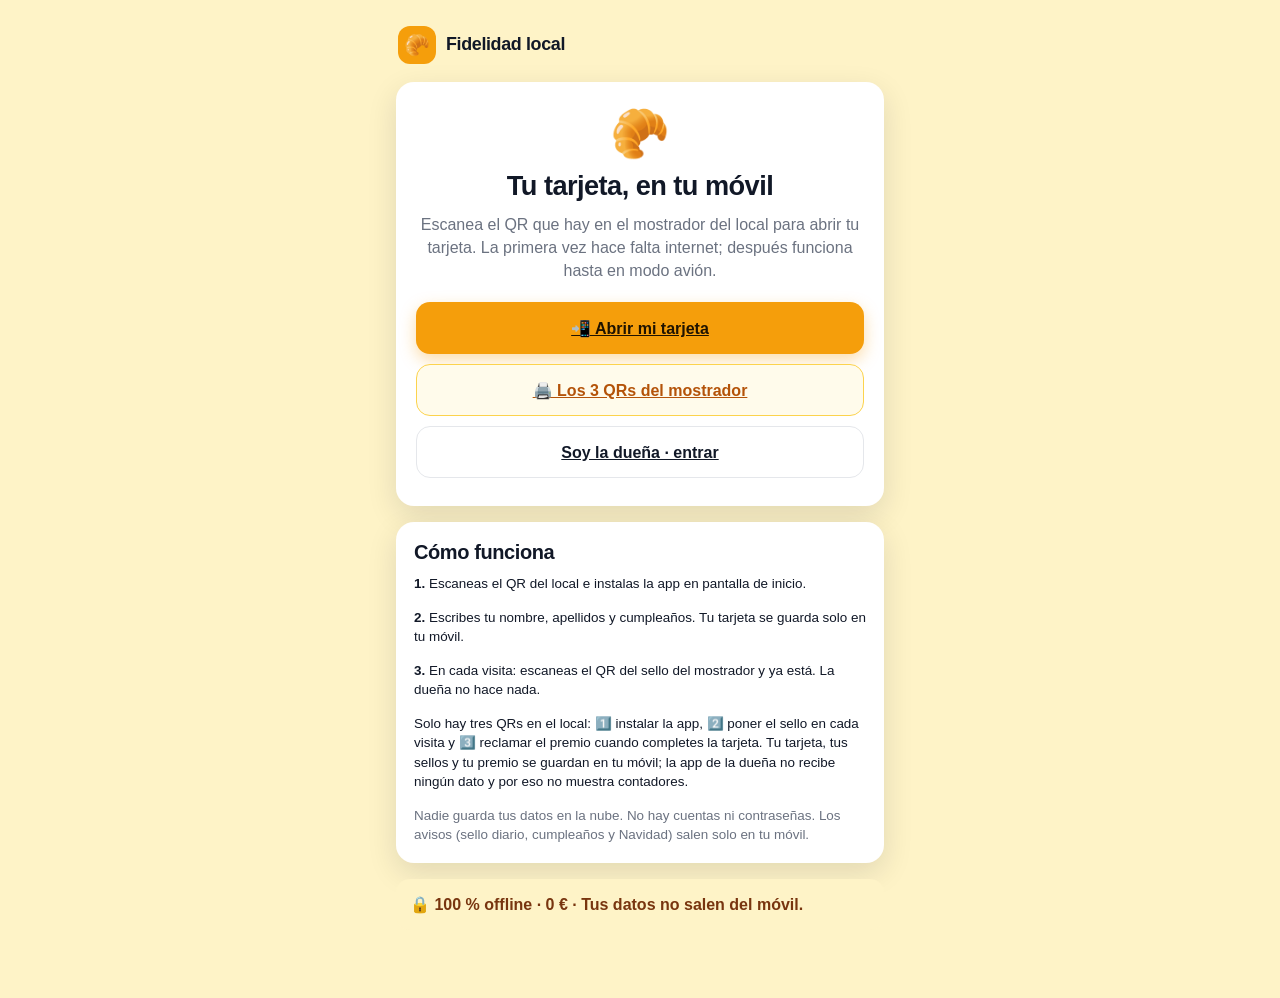
<file: index.html>
<!doctype html>
<html lang="es">
<head>
  <meta charset="utf-8">
  <meta name="viewport" content="width=device-width, initial-scale=1, viewport-fit=cover">
  <meta name="theme-color" content="#f59e0b">
  <meta name="apple-mobile-web-app-capable" content="yes">
  <meta name="mobile-web-app-capable" content="yes">
  <meta name="description" content="Tarjeta de fidelidad 100% local. Sin servidor, sin cuentas, sin internet.">
  <title>Fidelidad local · Tu tarjeta en tu móvil</title>
  <link rel="manifest" href="manifest-cliente.json">
  <link rel="stylesheet" href="css/estilos.css">
</head>
<body class="tema-cliente">
  <div class="app">
    <header class="topbar">
      <div class="brand"><span class="brand__icon">🥐</span> Fidelidad local</div>
    </header>

    <main>
      <section class="card" style="text-align:center; padding:28px 20px;">
        <div style="font-size:3rem; line-height:1;">🥐</div>
        <h1 style="margin-top:12px;">Tu tarjeta, en tu móvil</h1>
        <p class="muted">Escanea el QR que hay en el mostrador del local para abrir tu tarjeta. La primera vez hace falta internet; después funciona hasta en modo avión.</p>
        <div class="acciones" style="margin-top:20px;">
          <a class="btn btn--primario btn--ancho" href="cliente.html">📲 Abrir mi tarjeta</a>
          <a class="btn btn--secundario btn--ancho" href="mostrador.html">🖨️ Los 3 QRs del mostrador</a>
          <a class="btn btn--fantasma btn--ancho" href="duena.html">Soy la dueña · entrar</a>
        </div>
      </section>

      <section class="card">
        <h2>Cómo funciona</h2>
        <p class="pequeno"><strong>1.</strong> Escaneas el QR del local e instalas la app en pantalla de inicio.</p>
        <p class="pequeno"><strong>2.</strong> Escribes tu nombre, apellidos y cumpleaños. Tu tarjeta se guarda solo en tu móvil.</p>
        <p class="pequeno"><strong>3.</strong> En cada visita: escaneas el QR del sello del mostrador y ya está. La dueña no hace nada.</p>
        <p class="pequeno">Solo hay tres QRs en el local: 1️⃣ instalar la app, 2️⃣ poner el sello en cada visita y 3️⃣ reclamar el premio cuando completes la tarjeta. Tu tarjeta, tus sellos y tu premio se guardan en tu móvil; la app de la dueña no recibe ningún dato y por eso no muestra contadores.</p>
        <p class="pequeno muted" style="margin-bottom:0;">Nadie guarda tus datos en la nube. No hay cuentas ni contraseñas. Los avisos (sello diario, cumpleaños y Navidad) salen solo en tu móvil.</p>
      </section>

      <div class="banner">🔒 100 % offline · 0 € · Tus datos no salen del móvil.</div>
    </main>
  </div>

  <script>
    if ('serviceWorker' in navigator) {
      window.addEventListener('load', function () {
        navigator.serviceWorker.register('sw.js').catch(function () {});
      });
    }
  </script>
</body>
</html>
</file>
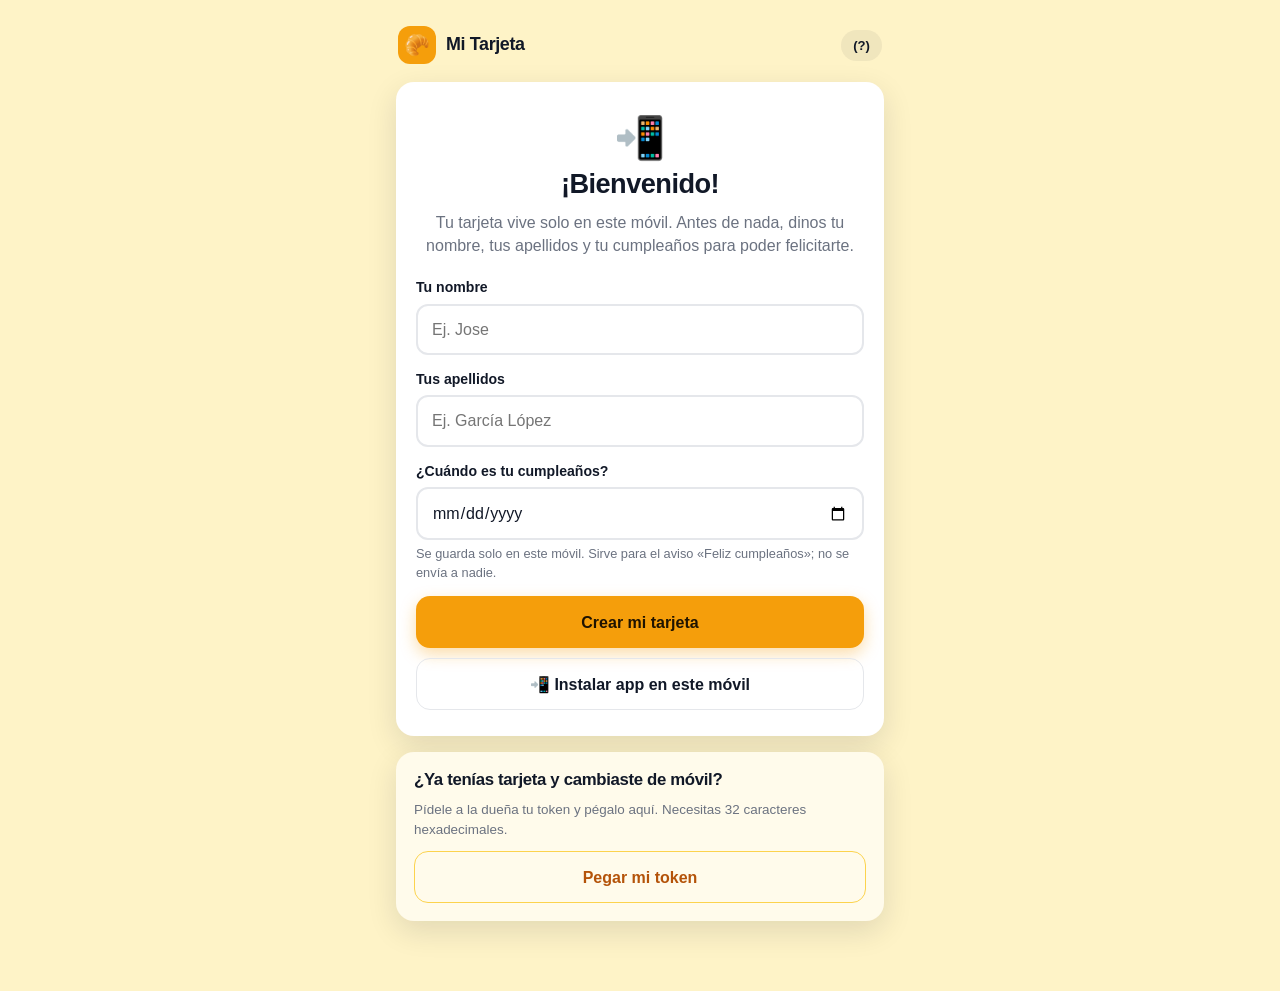
<file: cliente.html>
<!doctype html>
<html lang="es">
<head>
  <meta charset="utf-8">
  <meta name="viewport" content="width=device-width, initial-scale=1, viewport-fit=cover">
  <meta name="theme-color" content="#f59e0b">
  <meta name="apple-mobile-web-app-capable" content="yes">
  <meta name="mobile-web-app-capable" content="yes">
  <meta name="apple-mobile-web-app-status-bar-style" content="default">
  <meta name="apple-mobile-web-app-title" content="Mi Tarjeta">
  <title>Mi Tarjeta Fidelidad</title>
  <link rel="manifest" href="manifest-cliente.json">
  <link rel="stylesheet" href="css/estilos.css">
</head>
<body class="tema-cliente">
  <div class="app">
    <header class="topbar">
      <div class="brand"><span class="brand__icon">🥐</span> Mi Tarjeta</div>
      <button class="topbar__accion" id="btn-ayuda">(?)</button>
    </header>

    <main>
      <!-- Alta -->
      <section id="pantalla-bienvenida">
        <div class="card" style="text-align:center; padding:26px 20px;">
          <div style="font-size:2.6rem;">📲</div>
          <h1>¡Bienvenido!</h1>
          <p class="muted">Tu tarjeta vive solo en este móvil. Antes de nada, dinos tu nombre, tus apellidos y tu cumpleaños para poder felicitarte.</p>
          <div class="campo" style="text-align:left; margin-top:20px;">
            <label class="label" for="input-nombre">Tu nombre</label>
            <input class="input" id="input-nombre" type="text" maxlength="60" autocomplete="given-name" placeholder="Ej. Jose" enterkeyhint="next">
          </div>
          <div class="campo" style="text-align:left;">
            <label class="label" for="input-apellidos">Tus apellidos</label>
            <input class="input" id="input-apellidos" type="text" maxlength="80" autocomplete="family-name" placeholder="Ej. García López" enterkeyhint="next">
          </div>
          <div class="campo" style="text-align:left;">
            <label class="label" for="input-cumpleanos">¿Cuándo es tu cumpleaños?</label>
            <input class="input" id="input-cumpleanos" type="date" min="1900-01-01" autocomplete="bday">
            <div class="ayuda">Se guarda solo en este móvil. Sirve para el aviso «Feliz cumpleaños»; no se envía a nadie.</div>
          </div>
          <button class="btn btn--primario btn--ancho" id="btn-crear">Crear mi tarjeta</button>
          <button class="btn btn--fantasma btn--ancho" id="btn-instalar-inicio" style="margin-top:10px;">📲 Instalar app en este móvil</button>
        </div>
        <div class="card card--suave">
          <h3>¿Ya tenías tarjeta y cambiaste de móvil?</h3>
          <p class="pequeno muted" style="margin-bottom:12px;">Pídele a la dueña tu token y pégalo aquí. Necesitas 32 caracteres hexadecimales.</p>
          <button class="btn btn--secundario btn--ancho" id="btn-pegartoken-inicio">Pegar mi token</button>
        </div>
      </section>

      <!-- Tarjeta -->
      <section id="pantalla-tarjeta" class="oculto">
        <div class="card card--tarjeta">
          <div class="tarjeta__top">
            <div class="tarjeta__negocio" id="negocio">Tu local</div>
            <span class="chip" id="racha">🔥 0 días</span>
          </div>
          <div class="tarjeta__premio" id="premio">🎁 Premio: lo recibirás en tu primer sello</div>
          <div class="progreso" id="progreso"></div>
          <div class="tarjeta__pie">
            <span id="sellos-texto">0 sellos en total</span>
            <span id="ultimo-sello">Todavía sin sellos</span>
          </div>
        </div>

        <div id="aviso-tarjeta"></div>

        <div class="acciones">
          <button class="btn btn--primario btn--ancho" id="btn-mostrar-qr">📲 Mostrar mi QR</button>
          <button class="btn btn--oscuro btn--ancho" id="btn-escanear">✅ Escanear sello del local</button>
        </div>
        <p class="pequeno muted centro" style="margin:10px 0 0;">Tus sellos se guardan solo en este móvil. La dueña no recibe ningún dato.</p>

        <div class="card" style="margin-top:16px;">
          <h3>🔥 Tu racha</h3>
          <p class="pequeno muted" id="texto-racha" style="margin-bottom:12px;">Ven cada día para mantenerla viva.</p>
          <button class="btn btn--fantasma btn--ancho btn--chico" id="btn-recordatorio">🔔 Activar mis 3 avisos</button>
        </div>
      </section>

      <!-- Historial -->
      <section id="pantalla-historial" class="oculto">
        <div class="card">
          <h2>Mis sellos</h2>
          <p class="pequeno muted">Historial guardado en este móvil.</p>
          <ul class="lista" id="historial-lista"></ul>
        </div>
      </section>

      <!-- Ajustes -->
      <section id="pantalla-ajustes" class="oculto">
        <div class="card">
          <h2>Mis datos</h2>
          <p class="pequeno muted">Todo se guarda en este móvil. Haz una copia de vez en cuando.</p>
          <div class="acciones">
            <button class="btn btn--secundario btn--ancho" id="btn-exportar">💾 Exportar mi tarjeta (.json)</button>
            <button class="btn btn--fantasma btn--ancho" id="btn-importar">📥 Importar una copia</button>
            <button class="btn btn--fantasma btn--ancho" id="btn-pegartoken">🔑 Cambiar mi token</button>
            <button class="btn btn--fantasma btn--ancho" id="btn-probar-notif">🔔 Probar mis 3 avisos</button>
            <button class="btn btn--peligro btn--ancho" id="btn-borrar">🗑️ Borrar mis datos</button>
          </div>
          <input type="file" id="archivo-cliente" accept="application/json,.json" class="oculto">
        </div>
        <div class="card card--suave">
          <h3>Instalar en pantalla de inicio</h3>
          <button class="btn btn--primario btn--ancho" id="btn-instalar" style="margin-bottom:10px;">📲 Instalar app en este móvil</button>
          <p class="pequeno muted" id="texto-instalar" style="margin-bottom:0;">En iPhone: Compartir → «Añadir a pantalla de inicio». En Android: menú del navegador → «Instalar app».</p>
        </div>
      </section>
    </main>
  </div>

  <nav class="nav oculto" id="nav-principal">
    <button class="nav__boton nav__boton--activo" data-pantalla="tarjeta"><span class="nav__icono">💳</span>Tarjeta</button>
    <button class="nav__boton" data-pantalla="historial"><span class="nav__icono">📜</span>Historial</button>
    <button class="nav__boton" data-pantalla="ajustes"><span class="nav__icono">⚙️</span>Ajustes</button>
  </nav>

  <!-- Modal: QR de identidad -->
  <div class="modal oculto" id="modal-qr">
    <div class="modal__panel">
      <div class="modal__cabecera"><h2>Muestra este QR</h2><button class="btn btn--fantasma btn--icono" data-cerrar="modal-qr">✕</button></div>
      <p class="pequeno muted centro">Modo verificado opcional: la dueña lo escanea en el mostrador. Solo contiene tu nombre y tu token: nunca tus sellos.</p>
      <div class="qr-caja"><div id="qr-cliente"></div></div>
      <p class="qr-texto centro" id="qr-token"></p>
    </div>
  </div>

  <!-- Modal: escanear respuesta -->
  <div class="modal oculto" id="modal-escanear">
    <div class="modal__panel">
      <div class="modal__cabecera"><h2>Escanear QR del local</h2><button class="btn btn--fantasma btn--icono" data-cerrar="modal-escanear">✕</button></div>
      <p class="pequeno muted" id="estado-escaner">Apunta al QR del sello (o al de reclamar premio)…</p>
      <div class="scanner" id="lector-cliente"></div>
      <details class="detalle">
        <summary>¿Sin cámara? Pega el código aquí</summary>
        <div class="campo" style="margin-top:12px;">
          <textarea class="input" id="pegar-respuesta" placeholder="Pega aquí el JSON del sello o del premio"></textarea>
          <button class="btn btn--secundario btn--ancho btn--chico" id="btn-aplicar-pegado">Aplicar código</button>
        </div>
      </details>
    </div>
  </div>

  <script src="js/vendor/idb.umd.js"></script>
  <script src="js/vendor/qrcode.min.js"></script>
  <script src="js/vendor/html5-qrcode.min.js"></script>
  <script src="js/util.js"></script>
  <script src="js/db-cliente.js"></script>
  <script src="js/qr-gen.js"></script>
  <script src="js/qr-scan.js"></script>
  <script src="js/backup.js"></script>
  <script src="js/notif.js"></script>
  <script>
    (function () {
      'use strict';
      const $ = (id) => document.getElementById(id);
      let perfil = null;
      let procesando = false;
      let installPrompt = null;

      window.addEventListener('beforeinstallprompt', function (event) {
        event.preventDefault();
        installPrompt = event;
      });

      async function instalarApp() {
        if (installPrompt) {
          await installPrompt.prompt();
          const eleccion = await installPrompt.userChoice;
          installPrompt = null;
          if (eleccion && eleccion.outcome === 'accepted') Util.toast('✅ App instalada en tu móvil.');
          return;
        }
        const iphone = /iphone|ipad|ipod/i.test(navigator.userAgent);
        Util.toast(iphone
          ? 'En iPhone: Compartir → «Añadir a pantalla de inicio».'
          : 'En Android: menú ⋮ → «Instalar app».');
      }

      function mostrar(pantalla) {
        ['bienvenida', 'tarjeta', 'historial', 'ajustes'].forEach(function (nombre) {
          $('pantalla-' + nombre).classList.toggle('oculto', nombre !== pantalla);
        });
        $('nav-principal').classList.toggle('oculto', pantalla === 'bienvenida');
        document.querySelectorAll('.nav__boton').forEach(function (boton) {
          boton.classList.toggle('nav__boton--activo', boton.dataset.pantalla === pantalla);
        });
        window.scrollTo(0, 0);
      }

      function abrir(id) { $(id).classList.remove('oculto'); }
      function cerrar(id) {
        $(id).classList.add('oculto');
        if (id === 'modal-escanear') QRScan.detener().catch(function () {});
      }

      function fechaBonita(iso) {
        const partes = String(iso).split('-').map(Number);
        if (partes.length !== 3) return iso;
        return new Date(partes[0], partes[1] - 1, partes[2]).toLocaleDateString('es-ES', { day: 'numeric', month: 'short' });
      }

      // Sellos del ciclo actual que se pintan en la tarjeta (0..cada).
      function progreso(ciclo, cada) {
        if (!(Number(cada) > 0)) return 0;
        const dentro = Number(ciclo) % Number(cada);
        return dentro === 0 && Number(ciclo) > 0 ? Number(cada) : dentro;
      }

      async function render() {
        $('negocio').textContent = perfil.negocio_nombre || 'Tu local';
        $('premio').textContent = perfil.premio ? '🎁 Premio: ' + perfil.premio : '🎁 Premio: lo recibirás en tu primer sello';

        const total = Number(perfil.sellos_totales) || 0;
        const ciclo = Number(perfil.sellos_ciclo) || 0;
        const cada = Number(perfil.sellos_para_premio) || 10;
        const dentro = progreso(ciclo, cada);
        const caja = $('progreso');
        caja.innerHTML = '';
        for (let i = 0; i < Math.min(cada, 30); i++) {
          const punto = document.createElement('div');
          punto.className = 'sello' + (i < dentro ? ' sello--lleno' : '');
          punto.textContent = '★';
          caja.appendChild(punto);
        }

        const frecuencia = perfil.frecuencia === 'semanal' ? 'semanal' : 'diario';
        const periodoActual = Util.claveActual(frecuencia);
        const periodoAnterior = Util.claveAnterior(periodoActual, frecuencia);
        const unidad = frecuencia === 'diario' ? 'día' : 'semana';
        const racha = Number(perfil.racha_actual) || 0;
        const mejor = Number(perfil.racha_maxima) || racha;
        const unidadRacha = mejor === 1 ? unidad : unidad + 's';
        $('racha').textContent = '🔥 ' + racha + ' ' + (racha === 1 ? unidad : unidad + 's');
        $('texto-racha').textContent = racha > 0
          ? 'Tu mejor racha: ' + mejor + ' ' + unidadRacha + '. Vuelve ' +
            (frecuencia === 'diario' ? 'mañana' : 'la semana que viene') + ' para seguir sumando.'
          : 'Ven cada ' + unidad + ' para mantenerla viva.';
        $('sellos-texto').textContent = dentro + ' / ' + cada + ' sellos' + (total ? ' · ' + total + ' en total' : '');
        $('ultimo-sello').textContent = perfil.ultimo_sello ? 'Último: ' + fechaBonita(perfil.ultimo_sello) : 'Todavía sin sellos';
        $('aviso-tarjeta').innerHTML = perfil.ultimo_premio && dentro === 0
          ? '<div class="banner">🎉 Premio reclamado el ' + Util.escapar(fechaBonita(perfil.ultimo_premio)) + '. ¡A por la siguiente tarjeta!</div>'
          : '';

        const ultimoPeriodo = perfil.ultimo_periodo || perfil.ultimo_sello;
        if (ultimoPeriodo && ultimoPeriodo < periodoAnterior && racha > 0) {
          perfil.racha_actual = 0;
          perfil = await DBCliente.guardarPerfil(perfil);
          $('aviso-tarjeta').innerHTML = '<div class="banner banner--error">💔 Racha perdida, empieza de nuevo. ¡' +
            (frecuencia === 'diario' ? 'Hoy' : 'Esta semana') + ' puedes volver a sumar!</div>';
        }
      }

      async function renderHistorial() {
        const entradas = await DBCliente.listarHistorial();
        const lista = $('historial-lista');
        lista.innerHTML = '';
        if (!entradas.length) {
          lista.innerHTML = '<li class="fila"><span class="fila__secundario">Todavía no tienes sellos. ¡A por el primero!</span></li>';
          return;
        }
        entradas.forEach(function (entrada) {
          const li = document.createElement('li');
          li.className = 'fila';
          const fecha = new Date(entrada.ts);
          li.innerHTML = '<div><div class="fila__principal">' + (entrada.tipo === 'premio' ? '🎁 Premio reclamado' : '✅ Sello') + '</div>' +
            '<div class="fila__secundario">' + Util.escapar(fecha.toLocaleString('es-ES', { day: 'numeric', month: 'short', hour: '2-digit', minute: '2-digit' })) + '</div></div>' +
            '<div class="fila__derecha"><div class="fila__principal">' + (entrada.tipo === 'premio' ? '🎉' : '🔥 ' + Number(entrada.racha_actual || 0)) + '</div>' +
            '<div class="fila__secundario">' + (entrada.premio ? Util.escapar(String(entrada.premio).slice(0, 22)) : (entrada.total ? 'Total ' + Number(entrada.total) : 'racha')) + '</div></div>';
          lista.appendChild(li);
        });
      }

      async function aplicarRespuesta(datos) {
        if (!datos || datos.t !== 'sello' || Number(datos.v) !== 1) {
          throw new Error('Ese QR no es un sello válido.');
        }
        if (String(datos.token).toLowerCase() !== String(perfil.token).toLowerCase()) {
          Util.toast('Ese sello es de otra tarjeta. No lo he aplicado.', 'error');
          return false;
        }

        perfil.nombre = String(datos.nombre || perfil.nombre).trim().slice(0, 60);
        perfil.negocio_nombre = String(datos.negocio || '').trim();
        perfil.premio = String(datos.premio || '').trim();
        perfil.sellos_para_premio = Math.max(1, Number(datos.sellos_para_premio) || 10);
        perfil.racha_actual = Math.max(0, Number(datos.racha_actual) || 0);
        perfil.racha_maxima = Math.max(perfil.racha_actual, Number(datos.racha_maxima) || 0);
        perfil.sellos_totales = Math.max(0, Number(datos.sellos_totales) || 0);
        perfil.sellos_ciclo = datos.sellos_ciclo !== undefined
          ? Math.max(0, Number(datos.sellos_ciclo) || 0)
          : Math.min(perfil.sellos_totales, perfil.sellos_para_premio);
        if (datos.premios_reclamados !== undefined) {
          perfil.premios_reclamados = Math.max(0, Number(datos.premios_reclamados) || 0);
        }
        if (datos.ultimo_premio !== undefined) perfil.ultimo_premio = datos.ultimo_premio || null;
        perfil.ultimo_sello = String(datos.ultimo_sello || Util.fechaLocal());
        perfil.frecuencia = perfil.frecuencia === 'semanal' ? 'semanal' : 'diario';
        perfil.ultimo_periodo = Util.claveActual(perfil.frecuencia);

        perfil = await DBCliente.guardarPerfil(perfil);
        await DBCliente.addHistorial('sello', perfil.racha_actual, { total: perfil.sellos_totales, negocio: perfil.negocio_nombre });
        Util.limpiarHash();
        $('aviso-tarjeta').innerHTML = '';
        await render();
        await renderHistorial();
        // El permiso de notificaciones no debe bloquear la tarjeta.
        Notif.programarTodo(perfil, perfil.racha_actual).catch(function () {});

        const ganaPremio = perfil.sellos_ciclo > 0 && perfil.sellos_para_premio > 0 &&
          perfil.sellos_ciclo % perfil.sellos_para_premio === 0;
        if (ganaPremio) {
          $('aviso-tarjeta').innerHTML = '<div class="banner banner--premio">🎁 ¡TARJETA COMPLETA!<br><span style="font-size:1rem">' +
            Util.escapar(perfil.premio || 'Pide tu premio en el local') + '</span><br><span class="pequeno">Escanea el QR 3 del mostrador, «Reclamar premio».</span></div>';
        } else {
          Util.toast('✅ Sello confirmado — Racha ' + perfil.racha_actual);
        }
        return true;
      }

      // QR fijo del mostrador: se sella uno mismo. Es de CONFIANZA:
      // este móvil no puede comprobar la compra, solo respeta el periodo.
      async function aplicarSelloDiario(datos) {
        const frecuencia = datos.frecuencia;
        const clave = Util.claveActual(frecuencia);
        if (perfil.ultimo_periodo === clave) {
          Util.toast(frecuencia === 'diario'
            ? 'Ya sellaste hoy. Vuelve mañana.'
            : 'Ya sellaste esta semana. Vuelve la semana que viene.', 'error');
          return false;
        }

        const anterior = Util.claveAnterior(clave, frecuencia);
        const racha = perfil.ultimo_periodo === anterior ? (Number(perfil.racha_actual) || 0) + 1 : 1;

        perfil.negocio_id = datos.id;
        perfil.negocio_nombre = datos.negocio;
        perfil.premio = datos.premio;
        perfil.sellos_para_premio = datos.cada;
        perfil.frecuencia = frecuencia;
        perfil.racha_actual = racha;
        perfil.racha_maxima = Math.max(racha, Number(perfil.racha_maxima) || 0);
        perfil.sellos_totales = (Number(perfil.sellos_totales) || 0) + 1;
        perfil.sellos_ciclo = (Number(perfil.sellos_ciclo) || 0) + 1;
        perfil.ultimo_sello = Util.fechaLocal();
        perfil.ultimo_periodo = clave;

        perfil = await DBCliente.guardarPerfil(perfil);
        await DBCliente.addHistorial('sello', racha, {
          total: perfil.sellos_totales,
          negocio: perfil.negocio_nombre,
          periodo: clave
        });
        Util.limpiarHash();
        $('aviso-tarjeta').innerHTML = '';
        await render();
        await renderHistorial();
        // El permiso de notificaciones no debe bloquear la tarjeta.
        Notif.programarTodo(perfil, racha).catch(function () {});

        const ganaPremio = perfil.sellos_ciclo > 0 && perfil.sellos_ciclo % perfil.sellos_para_premio === 0;
        if (ganaPremio) {
          $('aviso-tarjeta').innerHTML = '<div class="banner banner--premio">🎁 ¡TARJETA COMPLETA!<br><span style="font-size:1rem">' +
            Util.escapar(perfil.premio || 'Pide tu premio en el local') + '</span><br><span class="pequeno">Escanea el QR 3 del mostrador, «Reclamar premio».</span></div>';
        } else {
          Util.toast('✅ Sello de ' + datos.negocio + ' — Racha ' + racha);
        }
        return true;
      }

      // QR 3 del mostrador: reclamar el premio cuando la tarjeta está completa.
      // Es de CONFIANZA: lo valida este móvil, nadie recibe la reclamación.
      async function aplicarReclamo(datos) {
        if (perfil.negocio_id && String(perfil.negocio_id) !== String(datos.id)) {
          throw new Error('Ese QR es de otro local. No lo he aplicado.');
        }
        if (!perfil.sellos_para_premio) {
          throw new Error('Escanea primero el QR del sello para configurar tu tarjeta.');
        }
        const cada = Math.max(1, Number(perfil.sellos_para_premio) || 0);
        const ciclo = Number(perfil.sellos_ciclo) || 0;
        if (ciclo < cada) {
          const falta = cada - ciclo;
          Util.toast('Te falta' + (falta === 1 ? '' : 'n') + ' ' + falta + ' sello' +
            (falta === 1 ? '' : 's') + ' para reclamar el premio.', 'error');
          return false;
        }

        const premio = String(datos.premio || perfil.premio || 'tu premio').trim();
        if (!perfil.negocio_id) {
          perfil.negocio_id = datos.id;
          perfil.negocio_nombre = datos.negocio || perfil.negocio_nombre;
          perfil.premio = premio;
        }
        perfil.premios_reclamados = (Number(perfil.premios_reclamados) || 0) + 1;
        perfil.ultimo_premio = Util.fechaLocal();
        perfil.sellos_ciclo = 0;
        perfil = await DBCliente.guardarPerfil(perfil);
        await DBCliente.addHistorial('premio', perfil.racha_actual, {
          total: perfil.sellos_totales,
          negocio: perfil.negocio_nombre,
          premio: premio
        });
        await render();
        await renderHistorial();
        $('aviso-tarjeta').innerHTML = '<div class="banner banner--premio">🎉 ¡PREMIO RECLAMADO!<br><span style="font-size:1rem">' +
          Util.escapar(premio) + '</span><br><span class="pequeno">Muestra este mensaje en el local. Ya puedes empezar otra tarjeta.</span></div>';
        Util.toast('🎉 Premio reclamado. Tarjeta nueva empezada.');
        return true;
      }

      // Acepta los 3 QRs fijos del local y también el QR verificado de la dueña.
      async function procesarCodigo(texto) {
        if (!perfil || !perfil.nombre || !perfil.apellidos || !perfil.cumpleanos) {
          throw new Error('Completa primero tu nombre, apellidos y cumpleaños.');
        }
        const datos = Util.datosDelTexto(texto);
        if (!datos) throw new Error('No se pudo leer el QR.');
        if (datos.t === 'sello-diario') return aplicarSelloDiario(QRScan.parsearSelloDiario(texto));
        if (datos.t === 'sello') return aplicarRespuesta(QRScan.parsearRespuesta(texto));
        if (datos.t === 'reclamar-premio') return aplicarReclamo(QRScan.parsearReclamarPremio(texto));
        throw new Error('Ese QR no es del local.');
      }

      async function abrirEscaner() {
        abrir('modal-escanear');
        $('estado-escaner').textContent = 'Apunta al QR del sello (o al de reclamar premio)…';
        procesando = false;
        try {
          await QRScan.iniciar({
            elementId: 'lector-cliente',
            onResultado: async function (texto) {
              if (procesando) return;
              procesando = true;
              await QRScan.detener();
              cerrar('modal-escanear');
              try {
                await procesarCodigo(texto);
              } catch (error) {
                Util.toast(error.message, 'error');
              } finally {
                procesando = false;
              }
            }
          });
        } catch (error) {
          $('estado-escaner').textContent = error.message;
        }
      }

      function pegarToken() {
        const valor = window.prompt('Pega el token que te ha dado la dueña (32 caracteres):', '');
        if (!valor) return;
        const token = valor.trim().toLowerCase();
        if (!Util.esToken(token)) {
          Util.toast('Ese token no es válido.', 'error');
          return;
        }
        DBCliente.guardarPerfil(Object.assign({}, perfil, { token: token })).then(function (nuevo) {
          perfil = nuevo;
          Util.toast('Token actualizado. Ya puedes mostrar tu QR.');
        }).catch(function (error) { Util.toast(error.message, 'error'); });
      }

      async function inicializar() {
        document.querySelectorAll('[data-cerrar]').forEach(function (boton) {
          boton.addEventListener('click', function () { cerrar(boton.dataset.cerrar); });
        });
        document.querySelectorAll('.modal').forEach(function (modal) {
          modal.addEventListener('click', function (event) {
            if (event.target === modal) cerrar(modal.id);
          });
        });
        document.querySelectorAll('.nav__boton').forEach(function (boton) {
          boton.addEventListener('click', function () {
            mostrar(boton.dataset.pantalla);
            if (boton.dataset.pantalla === 'historial') renderHistorial().catch(function (e) { Util.toast(e.message, 'error'); });
          });
        });

        $('btn-ayuda').addEventListener('click', function () {
          Util.toast('Escanea el QR del sello del mostrador → listo. Sin internet.');
        });

        $('btn-instalar-inicio').addEventListener('click', instalarApp);
        $('btn-instalar').addEventListener('click', instalarApp);

        $('btn-crear').addEventListener('click', async function () {
          const nombre = $('input-nombre').value.trim();
          const apellidos = $('input-apellidos').value.trim();
          const cumpleanos = $('input-cumpleanos').value;
          if (nombre.length < 2) return Util.toast('Escribe tu nombre para continuar.', 'error');
          if (apellidos.length < 2) return Util.toast('Escribe tus apellidos para continuar.', 'error');
          if (!/^\d{4}-\d{2}-\d{2}$/.test(cumpleanos)) return Util.toast('Pon tu fecha de nacimiento.', 'error');
          const nacimiento = new Date(cumpleanos + 'T00:00:00');
          if (isNaN(nacimiento.getTime()) || nacimiento > new Date()) return Util.toast('Revisa la fecha de nacimiento.', 'error');
          try {
            perfil = await DBCliente.guardarPerfil(Object.assign({}, perfil, {
              nombre: nombre.slice(0, 60),
              apellidos: apellidos.slice(0, 80),
              cumpleanos: cumpleanos
            }));
            await render();
            mostrar('tarjeta');
            Notif.programarTodo(perfil, perfil.racha_actual || 0).then(function (resultado) {
              if (resultado === 'granted' || resultado === 'programada') Util.toast('✅ Tarjeta creada. Tus 3 avisos están activos.');
              else Util.toast('Tarjeta creada. Activa los avisos en Ajustes.', 'error');
            }).catch(function () { Util.toast('Tarjeta creada. No se pudieron activar los avisos.', 'error'); });
          } catch (error) { Util.toast(error.message, 'error'); }
        });

        $('btn-pegartoken-inicio').addEventListener('click', pegarToken);
        $('btn-pegartoken').addEventListener('click', pegarToken);

        $('btn-mostrar-qr').addEventListener('click', function () {
          try {
            QRGen.dibujar($('qr-cliente'), QRGen.codigoIdentidad(perfil), 240);
            $('qr-token').textContent = 'Token: ' + perfil.token;
            abrir('modal-qr');
          } catch (error) { Util.toast(error.message, 'error'); }
        });

        $('btn-escanear').addEventListener('click', abrirEscaner);

        $('btn-aplicar-pegado').addEventListener('click', async function () {
          try {
            await procesarCodigo($('pegar-respuesta').value);
            $('pegar-respuesta').value = '';
            cerrar('modal-escanear');
          } catch (error) { Util.toast(error.message, 'error'); }
        });

        $('btn-recordatorio').addEventListener('click', async function () {
          const resultado = await Notif.programarTodo(perfil, perfil.racha_actual || 0);
          if (resultado === 'granted' || resultado === 'programada') Util.toast('🔔 Avisos listos: sello diario, cumpleaños y Navidad.');
          else if (resultado === 'denegado') Util.toast('Activa las notificaciones en los ajustes del móvil.', 'error');
          else Util.toast('Este navegador no permite avisos locales.', 'error');
        });

        $('btn-probar-notif').addEventListener('click', async function () {
          const resultado = await Notif.probar(perfil);
          if (resultado !== 'enviada') Util.toast('Activa primero las notificaciones del navegador.', 'error');
        });

        $('btn-exportar').addEventListener('click', async function () {
          try { await Backup.exportarCliente(); Util.toast('Copia descargada. Guárdala en Drive o por email.'); }
          catch (error) { Util.toast(error.message, 'error'); }
        });

        $('btn-importar').addEventListener('click', function () { $('archivo-cliente').click(); });
        $('archivo-cliente').addEventListener('change', async function (event) {
          try {
            if (!window.confirm('¿Reemplazar los datos de este móvil con la copia?')) return;
            perfil = await Backup.importarCliente(event.target.files[0]);
            await render();
            await renderHistorial();
            mostrar(perfil.nombre && perfil.apellidos && perfil.cumpleanos ? 'tarjeta' : 'bienvenida');
            Util.toast('Copia restaurada.');
          } catch (error) { Util.toast(error.message, 'error'); }
          event.target.value = '';
        });

        $('btn-borrar').addEventListener('click', async function () {
          if (!window.confirm('¿Borrar tu tarjeta de este móvil? No se puede deshacer.')) return;
          if (!window.confirm('¿Seguro? La dueña podría reasignarte un token nuevo.')) return;
          await DBCliente.borrarTodo();
          window.location.reload();
        });

        try {
          perfil = await DBCliente.getPerfil();
          $('input-cumpleanos').max = Util.fechaLocal();
          $('input-nombre').value = perfil.nombre || '';
          $('input-apellidos').value = perfil.apellidos || '';
          $('input-cumpleanos').value = perfil.cumpleanos || '';
          const completo = !!(perfil.nombre && perfil.apellidos && perfil.cumpleanos);
          await Notif.sincronizar(completo ? perfil : null, perfil.racha_actual || 0);
          if (!completo) {
            mostrar('bienvenida');
          } else {
            await render();
            mostrar('tarjeta');
          }
          const datosHash = Util.datosDelHash();
          if (datosHash) await procesarCodigo(JSON.stringify(datosHash));
        } catch (error) {
          Util.toast(error.message, 'error');
        }
      }

      if ('serviceWorker' in navigator) {
        navigator.serviceWorker.register('sw.js').catch(function () {});
      }
      window.addEventListener('hashchange', function () {
        const datos = Util.datosDelHash();
        if (datos && perfil && perfil.nombre && perfil.apellidos && perfil.cumpleanos) {
          procesarCodigo(JSON.stringify(datos)).catch(function (e) { Util.toast(e.message, 'error'); });
        }
      });
      document.addEventListener('DOMContentLoaded', inicializar);
    })();
  </script>
</body>
</html>
</file>
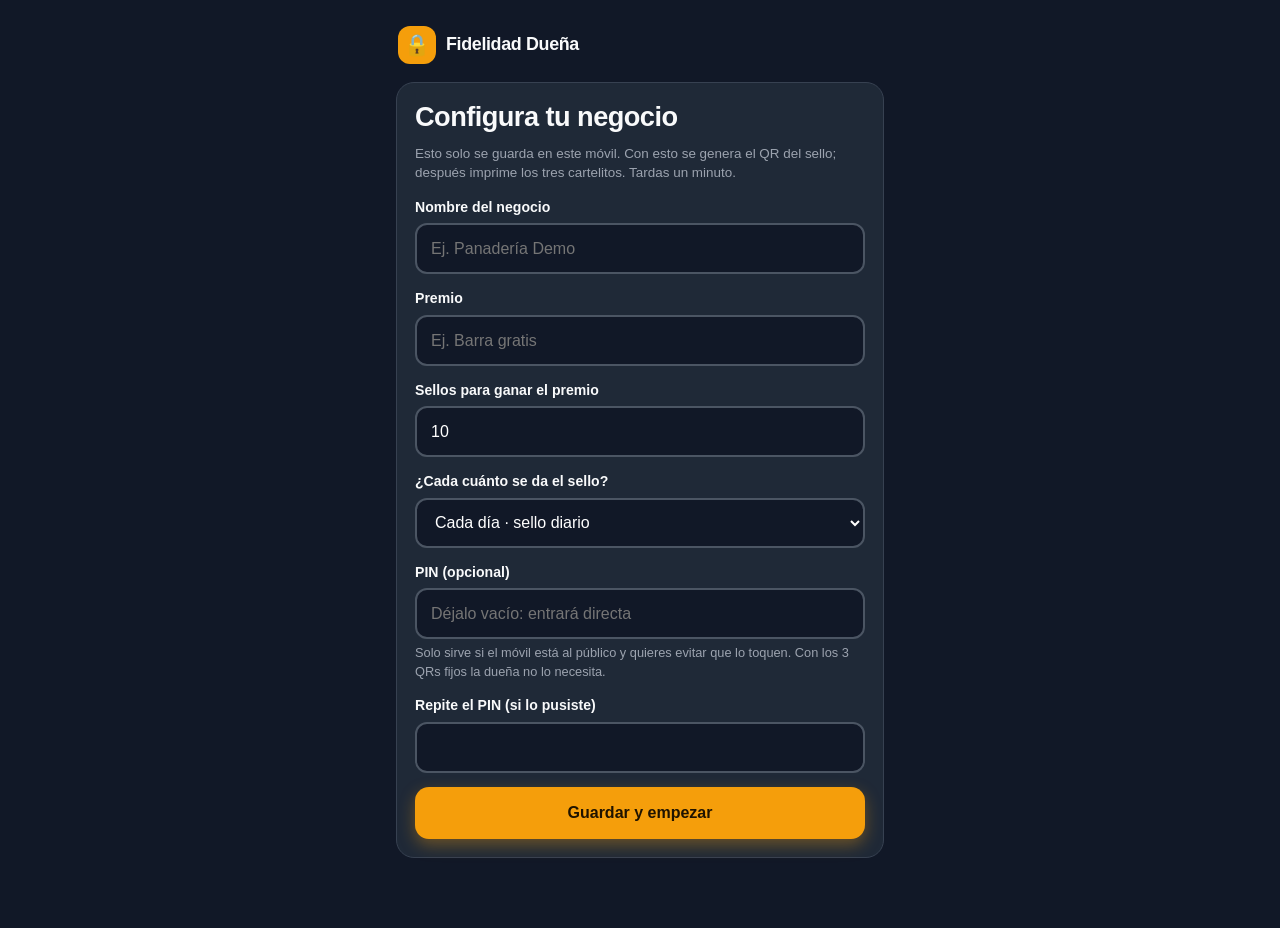
<file: duena.html>
<!doctype html>
<html lang="es">
<head>
  <meta charset="utf-8">
  <meta name="viewport" content="width=device-width, initial-scale=1, viewport-fit=cover">
  <meta name="theme-color" content="#f59e0b">
  <meta name="apple-mobile-web-app-capable" content="yes">
  <meta name="mobile-web-app-capable" content="yes">
  <meta name="apple-mobile-web-app-status-bar-style" content="black-translucent">
  <meta name="apple-mobile-web-app-title" content="Fidelidad">
  <title>Fidelidad Dueña</title>
  <link rel="manifest" href="manifest-duena.json">
  <link rel="stylesheet" href="css/estilos.css">
</head>
<body class="tema-duena">
  <div class="app">
    <header class="topbar">
      <div class="brand"><span class="brand__icon">🔒</span> Fidelidad Dueña</div>
      <button class="topbar__accion oculto" id="btn-bloquear">Bloquear</button>
    </header>

    <main>
      <!-- Primera configuración -->
      <section id="pantalla-config" class="oculto">
        <div class="card">
          <h1>Configura tu negocio</h1>
          <p class="pequeno muted">Esto solo se guarda en este móvil. Con esto se genera el QR del sello; después imprime los tres cartelitos. Tardas un minuto.</p>
          <div class="campo">
            <label class="label" for="cfg-negocio">Nombre del negocio</label>
            <input class="input" id="cfg-negocio" type="text" maxlength="60" placeholder="Ej. Panadería Demo">
          </div>
          <div class="campo">
            <label class="label" for="cfg-premio">Premio</label>
            <input class="input" id="cfg-premio" type="text" maxlength="80" placeholder="Ej. Barra gratis">
          </div>
          <div class="campo">
            <label class="label" for="cfg-sellos">Sellos para ganar el premio</label>
            <input class="input" id="cfg-sellos" type="number" min="1" max="100" value="10" inputmode="numeric">
          </div>
          <div class="campo">
            <label class="label" for="cfg-frecuencia">¿Cada cuánto se da el sello?</label>
            <select class="input" id="cfg-frecuencia">
              <option value="diario">Cada día · sello diario</option>
              <option value="semanal">Una vez por semana</option>
            </select>
          </div>
          <div class="campo">
            <label class="label" for="cfg-pin">PIN (opcional)</label>
            <input class="input" id="cfg-pin" type="password" inputmode="numeric" maxlength="8" placeholder="Déjalo vacío: entrará directa">
            <div class="ayuda">Solo sirve si el móvil está al público y quieres evitar que lo toquen. Con los 3 QRs fijos la dueña no lo necesita.</div>
          </div>
          <div class="campo">
            <label class="label" for="cfg-pin2">Repite el PIN (si lo pusiste)</label>
            <input class="input" id="cfg-pin2" type="password" inputmode="numeric" maxlength="8">
          </div>
          <p class="error" id="config-error"></p>
          <button class="btn btn--primario btn--ancho" id="btn-guardar-config">Guardar y empezar</button>
        </div>
      </section>

      <!-- PIN -->
      <section id="pantalla-pin" class="oculto">
        <div class="card" style="text-align:center; padding:28px 20px;">
          <div style="font-size:2.5rem;">🔐</div>
          <h1 id="pin-negocio" style="margin-top:10px;">Tu negocio</h1>
          <p class="pequeno muted">Entra con tu PIN para abrir el panel.</p>
          <div class="campo" style="text-align:left; margin-top:18px;">
            <label class="label" for="input-pin">PIN</label>
            <input class="input" id="input-pin" type="password" inputmode="numeric" maxlength="8" placeholder="••••" enterkeyhint="done">
          </div>
          <p class="error" id="pin-error"></p>
          <button class="btn btn--primario btn--ancho" id="btn-entrar">Entrar</button>
        </div>
      </section>

      <!-- Panel -->
      <section id="pantalla-principal" class="oculto">
        <div class="card">
          <h1 id="negocio-titulo">Mi negocio</h1>
          <p class="pequeno muted" id="premio-titulo"></p>
          <p class="pequeno muted" id="frecuencia-titulo" style="margin-bottom:0;"></p>
        </div>

        <div class="card card--suave" style="margin-top:16px;">
          <h3>📭 Aquí no hay datos de clientes</h3>
          <p class="pequeno muted" style="margin-bottom:0;">Con los 3 QRs fijos, cada sello se guarda en el móvil del cliente. Nadie te envía nada a este móvil: por eso no hay contadores ni listas. Aquí solo vive tu configuración; lo importante son los tres cartelitos.</p>
        </div>

        <div id="backup-aviso"></div>

        <div class="acciones">
          <button class="btn btn--primario btn--ancho" id="btn-mostrador">🖨️ Los 3 QRs del local</button>
          <button class="btn btn--fantasma" id="btn-backup">💾 Copia de seguridad</button>
          <button class="btn btn--fantasma" id="btn-config">⚙️ Configuración</button>
        </div>

        <div class="card card--suave" style="margin-top:16px;">
          <h3>Los 3 cartelitos</h3>
          <p class="pequeno muted" style="margin-bottom:0;">1️⃣ <strong>QR de instalar</strong> → el cliente descarga su app una vez. 2️⃣ <strong>QR del sello</strong> → el cliente lo escanea y su móvil le pone el sello del día o de la semana. 3️⃣ <strong>QR de reclamar premio</strong> → cuando complete la tarjeta, lo escanea y su móvil anota que ya lo ha recogido. Son los tres únicos QRs del local y tú no haces nada en cada visita. Todo es <strong>de confianza</strong>: no llega a tu app.</p>
        </div>

        <details class="detalle" style="margin-top:16px;">
          <summary>🔎 Modo verificado (opcional, solo si algún día quieres llevar control)</summary>
          <div class="acciones" style="margin-top:12px;">
            <button class="btn btn--oscuro btn--ancho" id="btn-escanear">📷 Escanear QR del cliente</button>
            <button class="btn btn--fantasma" id="btn-clientes">👥 Clientes y tokens</button>
            <button class="btn btn--fantasma" id="btn-registro">📜 Registro de sellos</button>
          </div>
          <p class="pequeno muted" style="margin:10px 0 0;">Esto no hace falta en el mostrador. Solo se usa si decides sellar tú: el cliente muestra su QR desde su app y tú lo escaneas. Ahí sí se guarda un registro en este móvil.</p>
        </details>
      </section>
    </main>
  </div>

  <!-- Escanear / respuesta -->
  <div class="modal oculto" id="modal-escanear">
    <div class="modal__panel">
      <div class="modal__cabecera"><h2>Sellar cliente</h2><button class="btn btn--fantasma btn--icono" data-cerrar="modal-escanear">✕</button></div>

      <div id="zona-escaner">
        <p class="pequeno muted" id="estado-duena">Apunta al QR que te muestra el cliente…</p>
        <div class="scanner" id="lector-duena"></div>
        <details class="detalle">
          <summary>¿Sin cámara? Pega el QR aquí</summary>
          <div class="campo" style="margin-top:12px;">
            <textarea class="input" id="pegar-identidad" placeholder='Pega aquí: {"t":"id","v":1,"token":"...","nombre":"Juan"}'></textarea>
            <button class="btn btn--secundario btn--ancho btn--chico" id="btn-aplicar-identidad">Sellar</button>
          </div>
        </details>
      </div>

      <div id="resultado" class="oculto">
        <div id="resultado-banner" class="banner"></div>
        <h2 id="resultado-titulo"></h2>
        <p class="pequeno muted" id="resultado-detalle"></p>
        <div id="bloque-qr-respuesta">
          <p class="pequeno centro">Que el cliente escanee este QR 👇</p>
          <div class="qr-caja"><div id="qr-respuesta"></div></div>
          <div class="campo">
            <label class="label">Enlace con los datos (por si lo pega)</label>
            <textarea class="input" id="url-respuesta" readonly rows="3"></textarea>
          </div>
        </div>
        <div class="acciones">
          <button class="btn btn--primario btn--ancho" id="btn-otro">Escanear otro cliente</button>
          <button class="btn btn--fantasma" id="btn-copiar-respuesta">Copiar enlace</button>
          <button class="btn btn--fantasma" id="btn-cerrar-resultado">Cerrar</button>
        </div>
      </div>
    </div>
  </div>

  <!-- Clientes -->
  <div class="modal oculto" id="modal-clientes">
    <div class="modal__panel">
      <div class="modal__cabecera"><h2>Clientes (modo verificado)</h2><button class="btn btn--fantasma btn--icono" data-cerrar="modal-clientes">✕</button></div>
      <p class="pequeno muted">Solo aparecen aquí los clientes que has sellado tú con el escáner. Con los 3 QRs fijos esta lista está vacía: los sellos viven en el móvil de cada cliente.</p>
      <input class="input" id="buscar-cliente" type="search" placeholder="Buscar por nombre…">
      <ul class="lista" id="lista-clientes" style="margin-top:12px;"></ul>
    </div>
  </div>

  <!-- Registro -->
  <div class="modal oculto" id="modal-registro">
    <div class="modal__panel">
      <div class="modal__cabecera"><h2>Registro de sellos (modo verificado)</h2><button class="btn btn--fantasma btn--icono" data-cerrar="modal-registro">✕</button></div>
      <p class="pequeno muted">Solo registra los sellos que has dado tú con el escáner. El QR fijo del mostrador no envía ningún dato a este móvil.</p>
      <ul class="lista" id="lista-sellos"></ul>
    </div>
  </div>

  <!-- Backup -->
  <div class="modal oculto" id="modal-backup">
    <div class="modal__panel">
      <div class="modal__cabecera"><h2>Copia de seguridad</h2><button class="btn btn--fantasma btn--icono" data-cerrar="modal-backup">✕</button></div>
      <p class="pequeno muted" id="backup-info"></p>
      <div class="acciones">
        <button class="btn btn--primario btn--ancho" id="btn-exportar-duena">💾 Exportar ahora (.json)</button>
        <button class="btn btn--fantasma btn--ancho" id="btn-importar-duena">📥 Importar una copia</button>
      </div>
      <input type="file" id="archivo-duena" accept="application/json,.json" class="oculto">
      <div class="detalle">
        <summary>¿Por qué es tan importante?</summary>
        <p class="pequeno muted" style="margin:10px 0 0;">Este móvil guarda tu configuración y, si usas el modo verificado, también clientes y sellos. Exporta el JSON y guárdalo en Drive o envíatelo por email. Si pierdes el móvil, importas ese archivo en uno nuevo y sigues donde estabas. Cada cliente guarda su propia tarjeta en su móvil.</p>
      </div>
    </div>
  </div>

  <!-- Configuración -->
  <div class="modal oculto" id="modal-config">
    <div class="modal__panel">
      <div class="modal__cabecera"><h2>Configuración</h2><button class="btn btn--fantasma btn--icono" data-cerrar="modal-config">✕</button></div>
      <div class="campo"><label class="label" for="cfg2-negocio">Nombre del negocio</label><input class="input" id="cfg2-negocio" maxlength="60"></div>
      <div class="campo"><label class="label" for="cfg2-premio">Premio</label><input class="input" id="cfg2-premio" maxlength="80"></div>
      <div class="campo"><label class="label" for="cfg2-sellos">Sellos para premio</label><input class="input" id="cfg2-sellos" type="number" min="1" max="100" inputmode="numeric"></div>
      <div class="campo"><label class="label" for="cfg2-frecuencia">Cada cuánto se da el sello</label>
        <select class="input" id="cfg2-frecuencia">
          <option value="diario">Cada día · sello diario</option>
          <option value="semanal">Una vez por semana</option>
        </select>
      </div>
      <div class="campo"><label class="label" for="cfg2-pin">Nuevo PIN (vacío = mantener)</label><input class="input" id="cfg2-pin" type="password" inputmode="numeric" maxlength="8"></div>
      <div class="campo"><label style="display:flex; gap:10px; align-items:center;"><input type="checkbox" id="cfg2-quitar-pin"> Quitar el PIN</label></div>
      <p class="error" id="config2-error"></p>
      <button class="btn btn--primario btn--ancho" id="btn-guardar-cambios">Guardar cambios</button>
      <button class="btn btn--peligro btn--ancho" id="btn-borrar-todo" style="margin-top:12px;">🗑️ Borrar todos los datos</button>
    </div>
  </div>

  <!-- Los 3 QRs fijos -->
  <div class="modal oculto" id="modal-mostrador">
    <div class="modal__panel">
      <div class="modal__cabecera"><h2>Los 3 QRs del local</h2><button class="btn btn--fantasma btn--icono" data-cerrar="modal-mostrador">✕</button></div>
      <p class="pequeno muted">Estos son los tres únicos QRs que hay en el local. Imprímelos y pégalos juntos en el mostrador: el 1 se escanea una vez, el 2 en cada visita y el 3 solo cuando el cliente complete la tarjeta. Si cambias premio, sellos o frecuencia, imprime el 2 y el 3 otra vez.</p>

      <h3>1️⃣ Para instalar la app</h3>
      <div class="qr-caja"><div id="qr-instalar"></div></div>
      <p class="qr-texto centro" id="url-instalar"></p>

      <h3 style="margin-top:20px;">2️⃣ Sello del local</h3>
      <div class="qr-caja"><div id="qr-sello-diario"></div></div>
      <p class="qr-texto centro" id="texto-sello"></p>
      <button class="btn btn--fantasma btn--ancho btn--chico" id="btn-copiar-sello">Copiar datos del sello</button>

      <h3 style="margin-top:20px;">3️⃣ Reclamar el premio</h3>
      <div class="qr-caja"><div id="qr-premio"></div></div>
      <p class="qr-texto centro" id="texto-premio"></p>
      <button class="btn btn--fantasma btn--ancho btn--chico" id="btn-copiar-premio">Copiar datos del premio</button>

      <div class="banner banner--error" style="margin-top:14px;">⚠️ Los QRs 2 y 3 funcionan por confianza: los valida el móvil del cliente, no tu app. No sabrás quién los escaneó ni podrás corregir su contador. El QR 3 solo deja reclamar si la tarjeta está completa; luego esa tarjeta vuelve a empezar. Para control real, usa el escáner de la dueña.</div>
    </div>
  </div>

  <script src="js/vendor/idb.umd.js"></script>
  <script src="js/vendor/qrcode.min.js"></script>
  <script src="js/vendor/html5-qrcode.min.js"></script>
  <script src="js/util.js"></script>
  <script src="js/db-duena.js"></script>
  <script src="js/qr-gen.js"></script>
  <script src="js/qr-scan.js"></script>
  <script src="js/backup.js"></script>
  <script>
    (function () {
      'use strict';
      const $ = (id) => document.getElementById(id);
      let config = null;
      let procesando = false;
      let ultimaRespuesta = null;

      function mostrar(pantalla) {
        ['config', 'pin', 'principal'].forEach(function (nombre) {
          $('pantalla-' + nombre).classList.toggle('oculto', nombre !== pantalla);
        });
        $('btn-bloquear').classList.toggle('oculto', pantalla !== 'principal' || !(config && config.pin));
        window.scrollTo(0, 0);
      }

      function abrir(id) { $(id).classList.remove('oculto'); }
      function cerrar(id) {
        $(id).classList.add('oculto');
        if (id === 'modal-escanear') QRScan.detener().catch(function () {});
      }

      function fechaHora(ts) {
        return new Date(ts).toLocaleString('es-ES', {
          day: 'numeric', month: 'short', hour: '2-digit', minute: '2-digit'
        });
      }

      async function actualizar() {
        await DBDuena.asegurarNegocioId();
        config = await DBDuena.getConfig();
        if (!config) return mostrar('config');
        $('negocio-titulo').textContent = config.nombre_negocio;
        $('pin-negocio').textContent = config.nombre_negocio;
        $('btn-bloquear').classList.toggle('oculto', !config.pin);
        $('premio-titulo').textContent = '🎁 ' + config.premio + ' · cada ' + config.sellos_para_premio + ' sellos';
        $('frecuencia-titulo').textContent = config.frecuencia === 'semanal'
          ? '🔁 Sello semanal: cada cliente lo escanea una vez por semana.'
          : '🔁 Sello diario: cada cliente lo escanea una vez al día.';

        const aviso = $('backup-aviso');
        if (!config.last_backup_at) {
          aviso.innerHTML = '<div class="banner">💾 Haz ya tu primera copia de seguridad. Sin ella, si pierdes el móvil pierdes todo.</div>';
        } else {
          const dias = Math.floor((Date.now() - config.last_backup_at) / 86400000);
          aviso.innerHTML = dias >= 7
            ? '<div class="banner">⏰ Hace ' + dias + ' días que no haces backup. Exporta el JSON y guárdalo en Drive.</div>'
            : '';
        }
      }

      function mostrarResultado(opciones) {
        $('zona-escaner').classList.add('oculto');
        $('resultado').classList.remove('oculto');
        $('resultado-banner').className = 'banner' + (opciones.premio ? ' banner--premio' : opciones.ok ? ' banner--ok' : ' banner--error');
        $('resultado-banner').textContent = opciones.banner || '';
        $('resultado-titulo').textContent = opciones.titulo || '';
        $('resultado-detalle').textContent = opciones.detalle || '';
        $('bloque-qr-respuesta').classList.toggle('oculto', !opciones.datos);
        ultimaRespuesta = opciones.datos || null;
        if (opciones.datos) {
          const url = QRGen.urlRespuesta(opciones.datos);
          QRGen.dibujar($('qr-respuesta'), url, 240);
          $('url-respuesta').value = url;
        }
      }

      function datosRespuesta(cliente) {
        return {
          t: 'sello',
          v: 1,
          token: cliente.token,
          nombre: cliente.nombre,
          negocio: config.nombre_negocio,
          premio: config.premio,
          sellos_para_premio: config.sellos_para_premio,
          frecuencia: config.frecuencia === 'semanal' ? 'semanal' : 'diario',
          racha_actual: Number(cliente.racha_actual) || 0,
          racha_maxima: Number(cliente.racha_maxima) || 0,
          sellos_totales: Number(cliente.sellos_totales) || 0,
          sellos_ciclo: Number(cliente.sellos_ciclo) || 0,
          premios_reclamados: Number(cliente.premios_reclamados) || 0,
          ultimo_premio: cliente.ultimo_premio || null,
          ultimo_sello: cliente.ultimo_sello
        };
      }

      async function sellar(identidad) {
        const resultado = await DBDuena.validarSello(identidad.token, identidad.nombre);
        if (!resultado.ok) {
          mostrarResultado({
            ok: false,
            titulo: '⛔ No se ha sellado',
            banner: 'NO SE HA SELLADO',
            detalle: resultado.error
          });
        } else {
          const cliente = resultado.cliente;
          const datos = datosRespuesta(cliente);
          mostrarResultado({
            ok: true,
            premio: resultado.premio,
            banner: resultado.premio ? '🎁 ENTREGAR PREMIO: ' + resultado.premio_texto : '✅ SELLADO',
            titulo: '✅ ' + cliente.nombre + ' sellado — Racha ' + cliente.racha_actual,
            detalle: 'Sellos totales: ' + cliente.sellos_totales + ' · Último sello: ' + cliente.ultimo_sello +
              '. Muestra el QR de abajo para que el cliente lo escanee.',
            datos: datos
          });
        }
        await actualizar();
      }

      async function procesarIdentidad(texto) {
        if (procesando) return;
        procesando = true;
        try {
          await sellar(QRScan.parsearIdentidad(texto));
        } catch (error) {
          mostrarResultado({ ok: false, titulo: '⛔ QR no válido', banner: 'NO SE HA SELLADO', detalle: error.message });
        } finally {
          procesando = false;
        }
      }

      async function iniciarEscaneo() {
        $('zona-escaner').classList.remove('oculto');
        $('resultado').classList.add('oculto');
        $('estado-duena').textContent = 'Apunta al QR que te muestra el cliente…';
        procesando = false;
        abrir('modal-escanear');
        try {
          await QRScan.iniciar({
            elementId: 'lector-duena',
            onResultado: function (texto) {
              if (procesando) return;
              procesando = true;
              QRScan.detener().then(function () { procesarIdentidad(texto); });
            }
          });
        } catch (error) {
          $('estado-duena').textContent = error.message;
        }
      }

      async function renderClientes(filtro) {
        const clientes = await DBDuena.listarClientes();
        const texto = String(filtro || '').trim().toLowerCase();
        const lista = $('lista-clientes');
        lista.innerHTML = '';
        const visibles = clientes.filter(function (c) { return String(c.nombre).toLowerCase().includes(texto); });
        if (!visibles.length) {
          lista.innerHTML = '<li class="fila"><span class="fila__secundario">No hay clientes todavía.</span></li>';
          return;
        }
        visibles.forEach(function (cliente) {
          const li = document.createElement('li');
          li.className = 'fila';
          const info = document.createElement('div');
          info.innerHTML = '<div class="fila__principal">' + Util.escapar(cliente.nombre) + '</div>' +
            '<div class="fila__secundario">🔥 ' + Number(cliente.racha_actual || 0) + ' · ' +
            Number(cliente.sellos_totales || 0) + ' sellos · ' + Util.escapar(String(cliente.token).slice(0, 8)) + '…</div>';
          const botones = document.createElement('div');
          botones.className = 'fila__derecha';
          botones.innerHTML = '<button class="btn btn--fantasma btn--icono btn--chico" data-accion="reenviar">🔁 Enviar estado</button> ' +
            '<button class="btn btn--fantasma btn--icono btn--chico" data-accion="token">🔑 Token nuevo</button>';
          botones.querySelector('[data-accion="reenviar"]').addEventListener('click', function () {
            cerrar('modal-clientes');
            mostrarResultado({
              ok: true,
              titulo: '🔁 Estado enviado a ' + cliente.nombre,
              detalle: 'Este QR no añade sellos: solo reenvía el estado actual. Útil si el cliente perdió el móvil.',
              datos: datosRespuesta(cliente)
            });
            abrir('modal-escanear');
          });
          botones.querySelector('[data-accion="token"]').addEventListener('click', async function () {
            if (!window.confirm('¿Asignar un token nuevo a ' + cliente.nombre + '? El QR antiguo dejará de valer.')) return;
            try {
              const nuevo = await DBDuena.cambiarToken(cliente.token, Util.randomToken());
              window.alert('Token nuevo para ' + nuevo.nombre + ':\n\n' + nuevo.token + '\n\nPídele que lo pegue en Ajustes → Cambiar mi token.');
              await actualizar();
              await renderClientes(filtro);
            } catch (error) { Util.toast(error.message, 'error'); }
          });
          li.appendChild(info);
          li.appendChild(botones);
          lista.appendChild(li);
        });
      }

      async function renderSellos() {
        const sellos = await DBDuena.listarSellos(80);
        const lista = $('lista-sellos');
        lista.innerHTML = '';
        if (!sellos.length) {
          lista.innerHTML = '<li class="fila"><span class="fila__secundario">Todavía no hay sellos.</span></li>';
          return;
        }
        sellos.forEach(function (sello) {
          const li = document.createElement('li');
          li.className = 'fila';
          li.innerHTML = '<div><div class="fila__principal">' + Util.escapar(sello.nombre || 'Cliente') + '</div>' +
            '<div class="fila__secundario">' + Util.escapar(String(sello.token).slice(0, 10)) + '…</div></div>' +
            '<div class="fila__derecha"><div class="fila__principal">✅</div>' +
            '<div class="fila__secundario">' + Util.escapar(fechaHora(sello.ts)) + '</div></div>';
          lista.appendChild(li);
        });
      }

      async function entrar() {
        sessionStorage.setItem('fidelidad_duena_ok', '1');
        await actualizar();
        if (config) mostrar('principal');
      }

      async function inicializar() {
        document.querySelectorAll('[data-cerrar]').forEach(function (boton) {
          boton.addEventListener('click', function () { cerrar(boton.dataset.cerrar); });
        });
        document.querySelectorAll('.modal').forEach(function (modal) {
          modal.addEventListener('click', function (event) {
            if (event.target === modal) cerrar(modal.id);
          });
        });

        $('btn-guardar-config').addEventListener('click', async function () {
          const pin = $('cfg-pin').value.trim();
          const pin2 = $('cfg-pin2').value.trim();
          $('config-error').textContent = '';
          if ($('cfg-negocio').value.trim().length < 2) return $('config-error').textContent = 'Pon el nombre del negocio.';
          if (pin && !/^\d{4,8}$/.test(pin)) return $('config-error').textContent = 'Si pones PIN, deben ser entre 4 y 8 números.';
          if (pin !== pin2) return $('config-error').textContent = 'Los PIN no coinciden.';
          try {
            await DBDuena.guardarConfig({
              nombre_negocio: $('cfg-negocio').value,
              premio: $('cfg-premio').value || 'Premio',
              sellos_para_premio: $('cfg-sellos').value,
              frecuencia: $('cfg-frecuencia').value,
              pin: pin
            });
            await entrar();
            Util.toast('Configuración guardada. Ya puedes imprimir los 3 QRs del local.');
          } catch (error) { $('config-error').textContent = error.message; }
        });

        $('btn-entrar').addEventListener('click', async function () {
          const actual = await DBDuena.getConfig();
          if (!actual) return mostrar('config');
          if ($('input-pin').value.trim() === actual.pin) {
            $('input-pin').value = '';
            $('pin-error').textContent = '';
            await entrar();
          } else {
            $('pin-error').textContent = 'PIN incorrecto. Inténtalo otra vez.';
            $('input-pin').value = '';
          }
        });
        $('input-pin').addEventListener('keydown', function (event) {
          if (event.key === 'Enter') $('btn-entrar').click();
        });

        $('btn-bloquear').addEventListener('click', function () {
          sessionStorage.removeItem('fidelidad_duena_ok');
          $('input-pin').value = '';
          mostrar('pin');
        });

        $('btn-escanear').addEventListener('click', iniciarEscaneo);

        $('btn-aplicar-identidad').addEventListener('click', async function () {
          const texto = $('pegar-identidad').value;
          $('pegar-identidad').value = '';
          await procesarIdentidad(texto);
        });

        $('btn-otro').addEventListener('click', iniciarEscaneo);
        $('btn-cerrar-resultado').addEventListener('click', function () { cerrar('modal-escanear'); });
        $('btn-copiar-respuesta').addEventListener('click', function () {
          if (!ultimaRespuesta) return;
          Util.copiar(QRGen.urlRespuesta(ultimaRespuesta)).then(function () { Util.toast('Enlace copiado.'); });
        });

        $('btn-clientes').addEventListener('click', async function () {
          abrir('modal-clientes');
          $('buscar-cliente').value = '';
          await renderClientes('');
        });
        $('buscar-cliente').addEventListener('input', function (event) {
          renderClientes(event.target.value).catch(function (e) { Util.toast(e.message, 'error'); });
        });

        $('btn-registro').addEventListener('click', async function () {
          abrir('modal-registro');
          await renderSellos();
        });

        $('btn-mostrador').addEventListener('click', async function () {
          try {
            await actualizar();
            if (!config) return;
            const url = QRGen.urlInstalar();
            QRGen.dibujar($('qr-instalar'), url, 220);
            $('url-instalar').textContent = url;
            const codigo = QRGen.codigoSelloDiario(config);
            QRGen.dibujar($('qr-sello-diario'), codigo, 240);
            $('texto-sello').textContent = config.frecuencia === 'semanal'
              ? 'Sello semanal · ' + config.nombre_negocio
              : 'Sello diario · ' + config.nombre_negocio;
            QRGen.dibujar($('qr-premio'), QRGen.codigoReclamarPremio(config), 240);
            $('texto-premio').textContent = 'Reclamar ' + config.premio + ' · ' + config.nombre_negocio;
            abrir('modal-mostrador');
          } catch (error) { Util.toast(error.message, 'error'); }
        });

        $('btn-copiar-sello').addEventListener('click', function () {
          if (!config) return;
          Util.copiar(QRGen.codigoSelloDiario(config)).then(function () { Util.toast('Datos del sello copiados.'); });
        });

        $('btn-copiar-premio').addEventListener('click', function () {
          if (!config) return;
          Util.copiar(QRGen.codigoReclamarPremio(config)).then(function () { Util.toast('Datos del premio copiados.'); });
        });

        $('btn-backup').addEventListener('click', async function () {
          abrir('modal-backup');
          const actual = await DBDuena.getConfig();
          $('backup-info').textContent = actual && actual.last_backup_at
            ? 'Última copia: ' + fechaHora(actual.last_backup_at) + '. Frecuencia recomendada: 1 vez por semana.'
            : 'Todavía no has exportado ninguna copia.';
        });

        $('btn-exportar-duena').addEventListener('click', async function () {
          try {
            await Backup.exportarDuena();
            await actualizar();
            Util.toast('Copia descargada. Guárdala en Drive o envíatela por email.');
          } catch (error) { Util.toast(error.message, 'error'); }
        });

        $('btn-importar-duena').addEventListener('click', function () { $('archivo-duena').click(); });
        $('archivo-duena').addEventListener('change', async function (event) {
          try {
            if (!window.confirm('¿Reemplazar TODOS los datos del negocio con la copia? Se borrarán los actuales.')) return;
            await Backup.importarDuena(event.target.files[0]);
            await actualizar();
            Util.toast('Copia restaurada correctamente.');
          } catch (error) { Util.toast(error.message, 'error'); }
          event.target.value = '';
        });

        $('btn-config').addEventListener('click', async function () {
          const actual = await DBDuena.getConfig();
          if (!actual) return;
          $('cfg2-negocio').value = actual.nombre_negocio;
          $('cfg2-premio').value = actual.premio;
          $('cfg2-sellos').value = actual.sellos_para_premio;
          $('cfg2-frecuencia').value = actual.frecuencia === 'semanal' ? 'semanal' : 'diario';
          $('cfg2-pin').value = '';
          $('cfg2-quitar-pin').checked = false;
          $('config2-error').textContent = '';
          abrir('modal-config');
        });

        $('btn-guardar-cambios').addEventListener('click', async function () {
          const pin = $('cfg2-pin').value.trim();
          const actual = await DBDuena.getConfig();
          $('config2-error').textContent = '';
          if (pin && !/^\d{4,8}$/.test(pin)) return $('config2-error').textContent = 'El PIN debe tener entre 4 y 8 números.';
          try {
            await DBDuena.guardarConfig({
              nombre_negocio: $('cfg2-negocio').value,
              premio: $('cfg2-premio').value,
              sellos_para_premio: $('cfg2-sellos').value,
              frecuencia: $('cfg2-frecuencia').value,
              pin: $('cfg2-quitar-pin').checked ? '' : (pin || actual.pin)
            });
            cerrar('modal-config');
            await actualizar();
            Util.toast('Cambios guardados. Si cambiaste premio o frecuencia, imprime el QR del sello otra vez.');
          } catch (error) { $('config2-error').textContent = error.message; }
        });

        $('btn-borrar-todo').addEventListener('click', async function () {
          if (!window.confirm('¿Borrar TODOS los clientes, sellos y la configuración?')) return;
          if (!window.confirm('Última oportunidad: ¿tienes una copia de seguridad actualizada?')) return;
          await DBDuena.borrarTodo();
          sessionStorage.removeItem('fidelidad_duena_ok');
          window.location.reload();
        });

        try {
          await DBDuena.migrarLegacy();
          config = await DBDuena.getConfig();
          if (!config) {
            mostrar('config');
          } else if (!config.pin || sessionStorage.getItem('fidelidad_duena_ok') === '1') {
            await entrar();
          } else {
            $('pin-negocio').textContent = config.nombre_negocio;
            mostrar('pin');
          }
        } catch (error) {
          Util.toast(error.message, 'error');
        }
      }

      if ('serviceWorker' in navigator) {
        navigator.serviceWorker.register('sw.js').catch(function () {});
      }
      document.addEventListener('DOMContentLoaded', inicializar);
    })();
  </script>
</body>
</html>
</file>
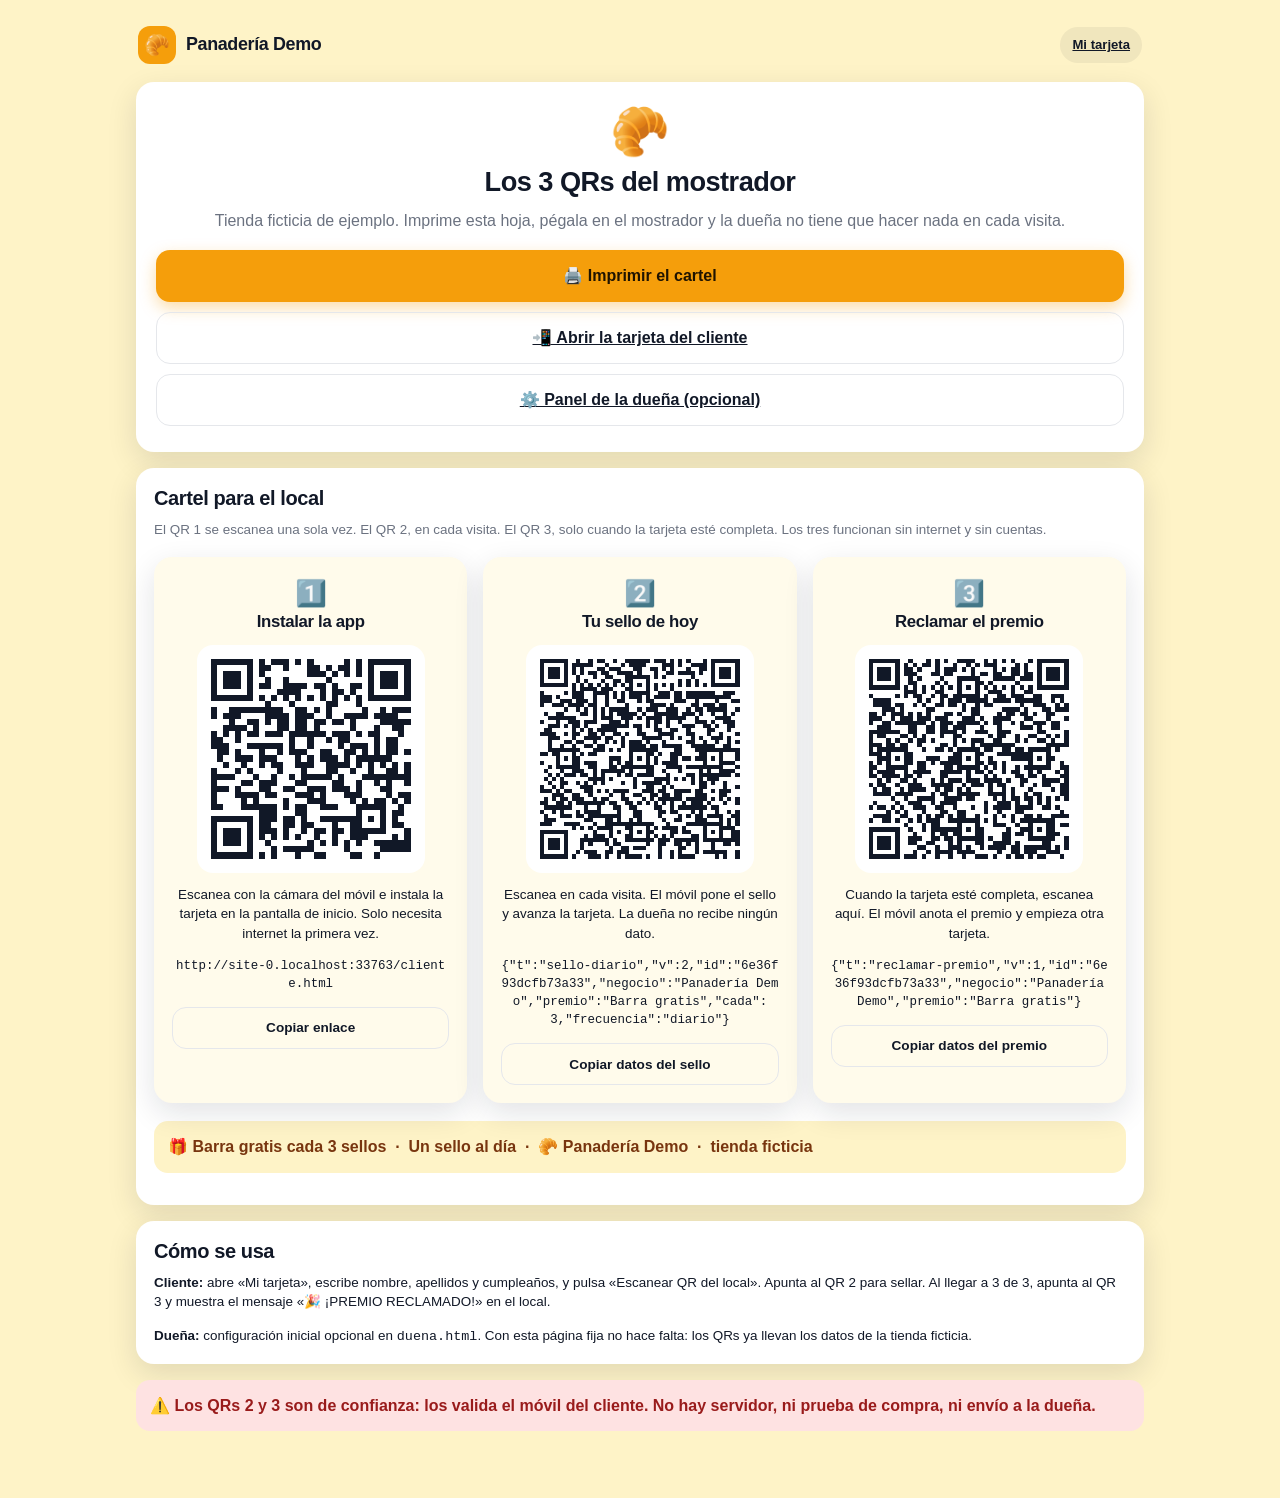
<file: mostrador.html>
<!doctype html>
<html lang="es">
<head>
  <meta charset="utf-8">
  <meta name="viewport" content="width=device-width, initial-scale=1, viewport-fit=cover">
  <meta name="theme-color" content="#f59e0b">
  <meta name="description" content="Los 3 QRs fijos de la tienda ficticia Panadería Demo: instalar, sello y reclamar premio.">
  <title>Panadería Demo · Los 3 QRs del mostrador</title>
  <link rel="manifest" href="manifest-cliente.json">
  <link rel="stylesheet" href="css/estilos.css">
</head>
<body class="tema-cliente">
  <div class="app app--ancho">
    <header class="topbar no-imprimir">
      <div class="brand"><span class="brand__icon">🥐</span> Panadería Demo</div>
      <a class="topbar__accion" href="cliente.html">Mi tarjeta</a>
    </header>

    <main>
      <section class="card" style="text-align:center; padding:26px 20px;">
        <div style="font-size:3rem; line-height:1;">🥐</div>
        <h1 style="margin-top:10px;">Los 3 QRs del mostrador</h1>
        <p class="muted">Tienda ficticia de ejemplo. Imprime esta hoja, pégala en el mostrador y la dueña no tiene que hacer nada en cada visita.</p>
        <div class="acciones no-imprimir" style="margin-top:18px;">
          <button class="btn btn--primario btn--ancho" id="btn-imprimir">🖨️ Imprimir el cartel</button>
          <a class="btn btn--fantasma btn--ancho" href="cliente.html">📲 Abrir la tarjeta del cliente</a>
          <a class="btn btn--fantasma btn--ancho" href="duena.html">⚙️ Panel de la dueña (opcional)</a>
        </div>
      </section>

      <section class="card">
        <h2>Cartel para el local</h2>
        <p class="pequeno muted">El QR 1 se escanea una sola vez. El QR 2, en cada visita. El QR 3, solo cuando la tarjeta esté completa. Los tres funcionan sin internet y sin cuentas.</p>

        <div style="display:grid; grid-template-columns:repeat(auto-fit, minmax(220px, 1fr)); gap:16px; margin-top:18px;">
          <article class="card card--suave" style="margin:0;">
            <div class="centro" style="font-size:1.6rem;">1️⃣</div>
            <h3 class="centro">Instalar la app</h3>
            <div class="qr-caja"><div id="qr-instalar"></div></div>
            <p class="pequeno centro">Escanea con la cámara del móvil e instala la tarjeta en la pantalla de inicio. Solo necesita internet la primera vez.</p>
            <p class="qr-texto centro" id="texto-instalar"></p>
            <button class="btn btn--fantasma btn--ancho btn--chico no-imprimir" id="copiar-instalar">Copiar enlace</button>
          </article>

          <article class="card card--suave" style="margin:0;">
            <div class="centro" style="font-size:1.6rem;">2️⃣</div>
            <h3 class="centro">Tu sello de hoy</h3>
            <div class="qr-caja"><div id="qr-sello"></div></div>
            <p class="pequeno centro">Escanea en cada visita. El móvil pone el sello y avanza la tarjeta. La dueña no recibe ningún dato.</p>
            <p class="qr-texto centro" id="texto-sello"></p>
            <button class="btn btn--fantasma btn--ancho btn--chico no-imprimir" id="copiar-sello">Copiar datos del sello</button>
          </article>

          <article class="card card--suave" style="margin:0;">
            <div class="centro" style="font-size:1.6rem;">3️⃣</div>
            <h3 class="centro">Reclamar el premio</h3>
            <div class="qr-caja"><div id="qr-premio"></div></div>
            <p class="pequeno centro">Cuando la tarjeta esté completa, escanea aquí. El móvil anota el premio y empieza otra tarjeta.</p>
            <p class="qr-texto centro" id="texto-premio"></p>
            <button class="btn btn--fantasma btn--ancho btn--chico no-imprimir" id="copiar-premio">Copiar datos del premio</button>
          </article>
        </div>

        <div class="banner" style="margin-top:18px;">🎁 Barra gratis cada 3 sellos &nbsp;·&nbsp; Un sello al día &nbsp;·&nbsp; 🥐 Panadería Demo &nbsp;·&nbsp; tienda ficticia</div>
      </section>

      <section class="card no-imprimir">
        <h2>Cómo se usa</h2>
        <p class="pequeno"><strong>Cliente:</strong> abre «Mi tarjeta», escribe nombre, apellidos y cumpleaños, y pulsa «Escanear QR del local». Apunta al QR 2 para sellar. Al llegar a 3 de 3, apunta al QR 3 y muestra el mensaje «🎉 ¡PREMIO RECLAMADO!» en el local.</p>
        <p class="pequeno" style="margin-bottom:0;"><strong>Dueña:</strong> configuración inicial opcional en <code>duena.html</code>. Con esta página fija no hace falta: los QRs ya llevan los datos de la tienda ficticia.</p>
      </section>

      <div class="banner banner--error">⚠️ Los QRs 2 y 3 son de confianza: los valida el móvil del cliente. No hay servidor, ni prueba de compra, ni envío a la dueña.</div>
    </main>
  </div>

  <script src="js/vendor/qrcode.min.js"></script>
  <script src="js/util.js"></script>
  <script src="js/qr-gen.js"></script>
  <script>
    (function () {
      'use strict';
      const $ = (id) => document.getElementById(id);
      const CONFIG = {
        negocio_id: '6e36f93dcfb73a33',
        nombre_negocio: 'Panadería Demo',
        premio: 'Barra gratis',
        sellos_para_premio: 3,
        frecuencia: 'diario'
      };

      function dibujar() {
        const instalar = QRGen.urlInstalar();
        const sello = QRGen.codigoSelloDiario(CONFIG);
        const premio = QRGen.codigoReclamarPremio(CONFIG);

        QRGen.dibujar($('qr-instalar'), instalar, 200);
        QRGen.dibujar($('qr-sello'), sello, 200);
        QRGen.dibujar($('qr-premio'), premio, 200);

        $('texto-instalar').textContent = instalar;
        $('texto-sello').textContent = sello;
        $('texto-premio').textContent = premio;

        $('copiar-instalar').addEventListener('click', function () {
          Util.copiar(instalar).then(function () { Util.toast('Enlace de instalar copiado.'); });
        });
        $('copiar-sello').addEventListener('click', function () {
          Util.copiar(sello).then(function () { Util.toast('Datos del sello copiados.'); });
        });
        $('copiar-premio').addEventListener('click', function () {
          Util.copiar(premio).then(function () { Util.toast('Datos del premio copiados.'); });
        });
        $('btn-imprimir').addEventListener('click', function () { window.print(); });
      }

      try { dibujar(); }
      catch (error) { Util.toast(error.message, 'error'); }

      if ('serviceWorker' in navigator) {
        window.addEventListener('load', function () {
          navigator.serviceWorker.register('sw.js').catch(function () {});
        });
      }
    })();
  </script>
</body>
</html>
</file>
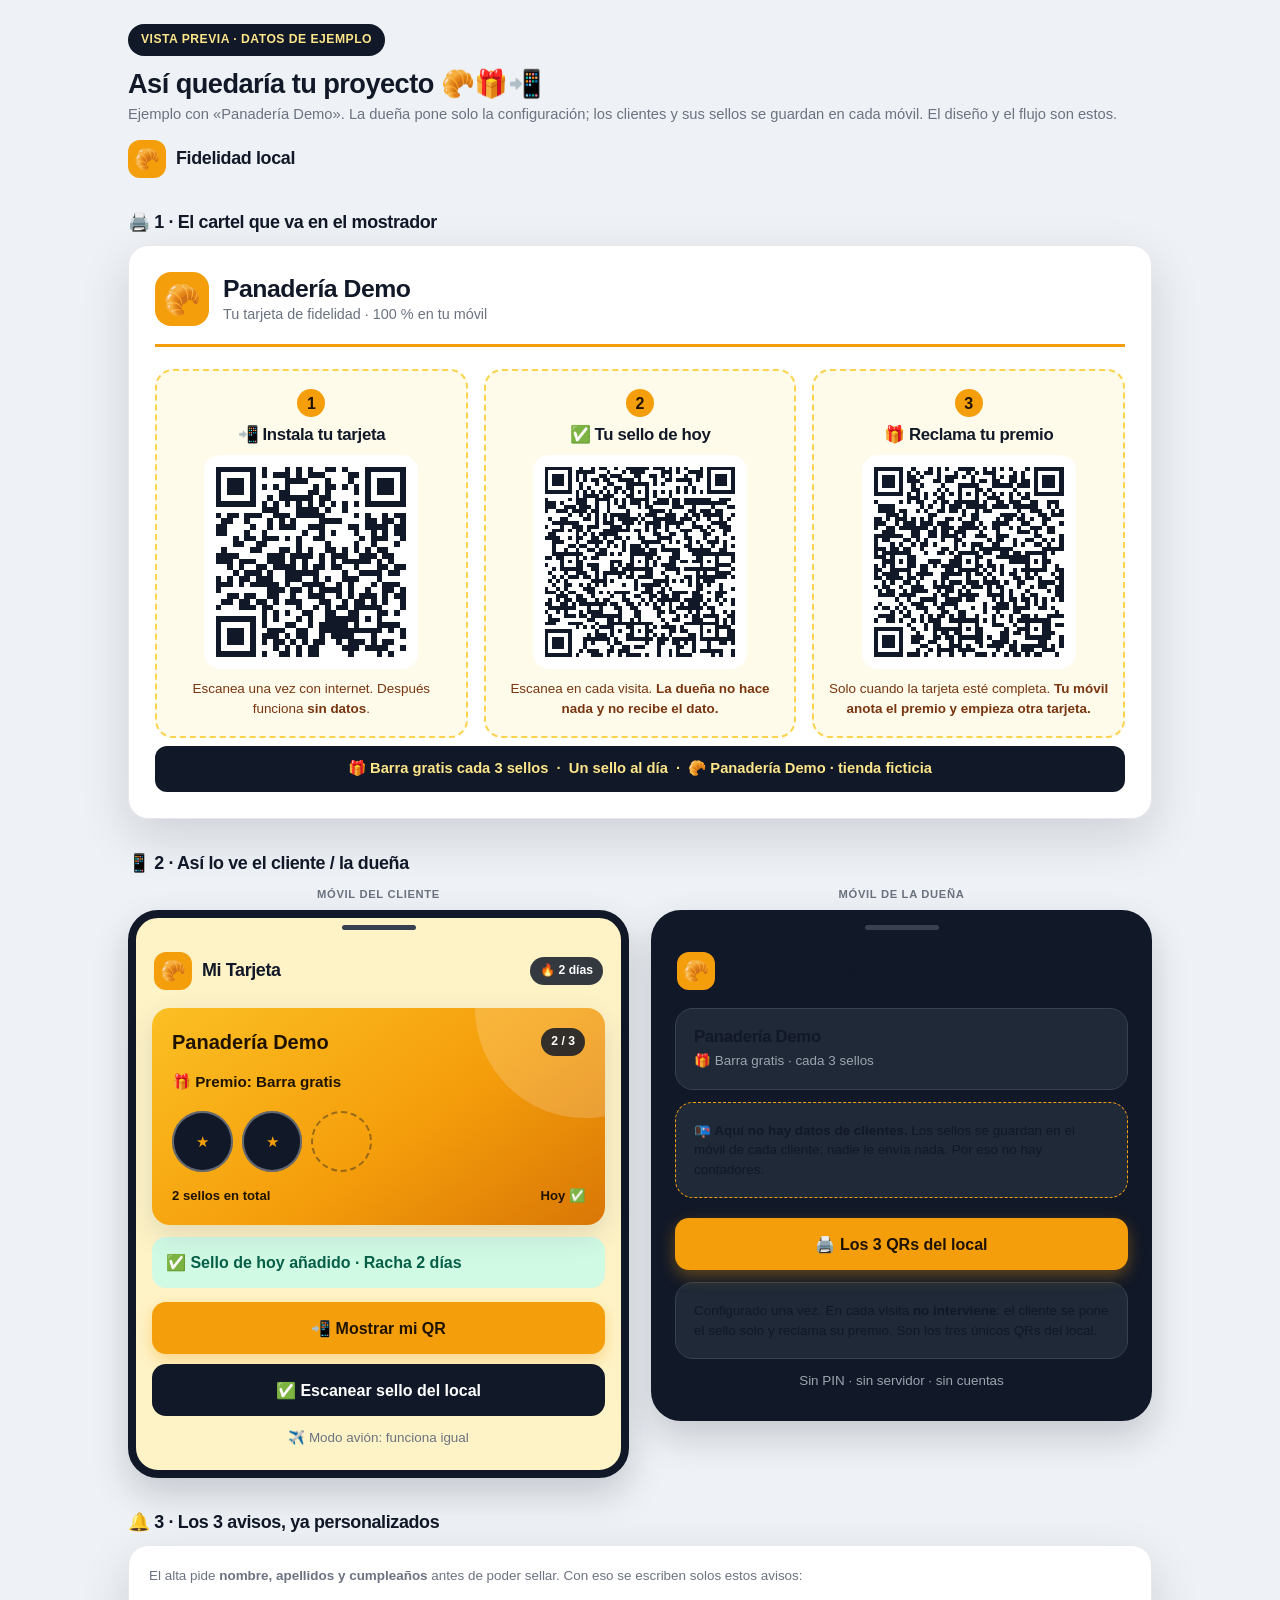
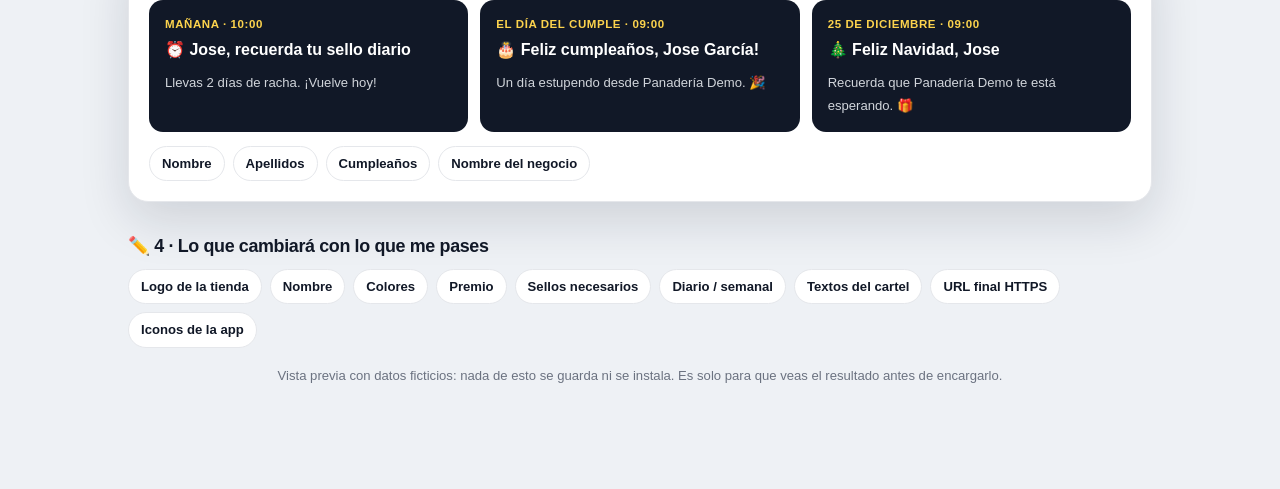
<file: PREVIEW-EJEMPLO.html>
<!DOCTYPE html>
<html lang="es">
<head>
  <meta charset="UTF-8">
  <meta name="viewport" content="width=device-width, initial-scale=1">
  <title>Vista previa · Tarjeta de fidelidad local</title>
  <style>:root {
  --ambar: #f59e0b;
  --ambar-oscuro: #b45309;
  --tinta: #111827;
  --crema: #fef3c7;
  --blanco: #ffffff;
  --gris: #6b7280;
  --linea: #e5e7eb;
  --rojo: #b91c1c;
  --verde: #047857;
  --radio: 18px;
  --sombra: 0 10px 30px rgba(17, 24, 39, .12);
}

* { box-sizing: border-box; -webkit-tap-highlight-color: transparent; }

html, body { margin: 0; padding: 0; min-height: 100%; }

body {
  font-family: -apple-system, BlinkMacSystemFont, "Segoe UI", Roboto, Helvetica, Arial, sans-serif;
  font-size: 16px;
  line-height: 1.45;
  color: var(--tinta);
  background: var(--crema);
  padding-bottom: calc(78px + env(safe-area-inset-bottom));
}

body.tema-duena { background: var(--tinta); color: #f9fafb; }

.app { width: 100%; max-width: 520px; margin: 0 auto; padding: 16px 16px 24px; }

.oculto { display: none !important; }

.topbar {
  display: flex; align-items: center; justify-content: space-between;
  gap: 12px; padding: 10px 2px 18px;
}
.brand { display: flex; align-items: center; gap: 10px; font-weight: 800; letter-spacing: -.02em; font-size: 1.12rem; }
.brand__icon {
  width: 38px; height: 38px; border-radius: 12px; display: grid; place-items: center;
  background: var(--ambar); font-size: 1.3rem;
}
.topbar__accion {
  border: 0; background: rgba(17, 24, 39, .06); color: inherit; border-radius: 999px;
  padding: 8px 12px; font-weight: 700; font-size: .82rem; cursor: pointer;
}
.tema-duena .topbar__accion { background: rgba(255, 255, 255, .1); }

h1, h2, h3 { line-height: 1.2; margin: 0 0 10px; letter-spacing: -.02em; }
h1 { font-size: 1.7rem; }
h2 { font-size: 1.25rem; }
h3 { font-size: 1.05rem; }
p { margin: 0 0 14px; }
.muted { color: var(--gris); }
.tema-duena .muted { color: #9ca3af; }
.pequeno { font-size: .84rem; }
.centro { text-align: center; }
.seccion { margin: 22px 0; }
.seccion__titulo { display: flex; align-items: center; justify-content: space-between; margin-bottom: 10px; }

.card {
  background: var(--blanco); border-radius: var(--radio); padding: 18px;
  box-shadow: var(--sombra); margin-bottom: 16px;
}
.tema-duena .card { background: #1f2937; box-shadow: none; border: 1px solid #374151; }
.card--suave { background: #fffbeb; }
.tema-duena .card--suave { background: #1f2937; }

.card--tarjeta {
  background: linear-gradient(145deg, #fbbf24, #f59e0b 55%, #d97706);
  color: #1f1300; padding: 20px; position: relative; overflow: hidden;
}
.card--tarjeta::after {
  content: ''; position: absolute; width: 220px; height: 220px; border-radius: 50%;
  right: -90px; top: -110px; background: rgba(255, 255, 255, .18);
}
.tarjeta__top { display: flex; justify-content: space-between; align-items: flex-start; gap: 10px; position: relative; z-index: 1; }
.tarjeta__negocio { font-weight: 800; font-size: 1.25rem; max-width: 65%; }
.tarjeta__premio { margin: 14px 0 18px; font-size: .95rem; font-weight: 700; position: relative; z-index: 1; }
.tarjeta__pie { display: flex; justify-content: space-between; gap: 10px; font-size: .82rem; font-weight: 700; margin-top: 14px; position: relative; z-index: 1; }

.chip {
  display: inline-block; padding: 5px 10px; border-radius: 999px;
  background: rgba(17, 24, 39, .85); color: #fff; font-size: .76rem; font-weight: 800; white-space: nowrap;
}

.progreso { display: grid; grid-template-columns: repeat(5, 1fr); gap: 9px; position: relative; z-index: 1; }
.sello {
  aspect-ratio: 1; border-radius: 50%; border: 2px dashed rgba(17, 24, 39, .4);
  display: grid; place-items: center; font-size: .95rem; color: transparent;
}
.sello--lleno { border: 0; background: #111827; color: var(--ambar); box-shadow: inset 0 0 0 2px rgba(255,255,255,.35); }

.stats { display: grid; grid-template-columns: repeat(3, 1fr); gap: 10px; }
.stat { text-align: center; padding: 12px 4px; border-radius: 14px; background: #fffbeb; }
.tema-duena .stat { background: #374151; }
.stat__num { font-size: 1.4rem; font-weight: 900; display: block; }
.stat__label { font-size: .72rem; text-transform: uppercase; letter-spacing: .05em; color: var(--gris); font-weight: 700; }
.tema-duena .stat__label { color: #d1d5db; }

.btn {
  display: inline-flex; align-items: center; justify-content: center; gap: 8px;
  min-height: 52px; padding: 12px 18px; border: 0; border-radius: 14px;
  background: #e5e7eb; color: var(--tinta); font: inherit; font-weight: 800;
  cursor: pointer; transition: transform .08s ease, filter .15s ease;
}
.btn:active { transform: scale(.98); }
.btn:disabled { opacity: .55; cursor: not-allowed; }
.btn--primario { background: var(--ambar); color: #1f1300; box-shadow: 0 6px 16px rgba(245, 158, 11, .35); }
.btn--oscuro { background: var(--tinta); color: #fff; }
.btn--secundario { background: #fffbeb; color: var(--ambar-oscuro); border: 1px solid #fcd34d; }
.btn--fantasma { background: transparent; border: 1px solid var(--linea); }
.tema-duena .btn--fantasma { border-color: #4b5563; color: #f9fafb; }
.btn--peligro { background: #fee2e2; color: var(--rojo); }
.btn--ancho { width: 100%; }
.btn--chico { min-height: 42px; padding: 8px 12px; font-size: .85rem; }
.btn--icono { min-height: 44px; padding: 8px; }

.acciones { display: grid; grid-template-columns: 1fr 1fr; gap: 10px; }
.acciones .btn--ancho { grid-column: 1 / -1; }

.campo { margin-bottom: 14px; }
.label { display: block; font-weight: 800; font-size: .88rem; margin-bottom: 6px; }
.input {
  width: 100%; min-height: 50px; padding: 12px 14px; border: 2px solid var(--linea);
  border-radius: 12px; background: #fff; color: var(--tinta); font: inherit;
}
.tema-duena .input { background: #111827; color: #fff; border-color: #4b5563; }
.input:focus { outline: none; border-color: var(--ambar); }
textarea.input { min-height: 84px; resize: vertical; font-family: ui-monospace, SFMono-Regular, Consolas, monospace; font-size: .82rem; }
.ayuda { font-size: .8rem; color: var(--gris); margin-top: 5px; }
.tema-duena .ayuda { color: #9ca3af; }
.error { color: var(--rojo); font-weight: 700; font-size: .9rem; margin: 8px 0; }

.banner {
  border-radius: 14px; padding: 14px; margin-bottom: 14px; font-weight: 700;
  background: #fef3c7; color: #78350f;
}
.banner--premio {
  background: #111827; color: #fde68a; text-align: center; padding: 22px 14px;
  font-size: 1.35rem; font-weight: 900; box-shadow: var(--sombra);
}
.banner--ok { background: #d1fae5; color: #065f46; }
.banner--error { background: #fee2e2; color: #991b1b; }

.nav {
  position: fixed; z-index: 20; left: 50%; transform: translateX(-50%); bottom: 0;
  width: 100%; max-width: 520px; display: grid; grid-template-columns: repeat(3, 1fr);
  background: rgba(255, 255, 255, .96); border-top: 1px solid var(--linea);
  padding: 6px 6px calc(6px + env(safe-area-inset-bottom)); backdrop-filter: blur(10px);
}
.tema-duena .nav { background: rgba(17, 24, 39, .97); border-color: #374151; }
.nav__boton {
  border: 0; background: transparent; color: var(--gris); font: inherit;
  font-size: .75rem; font-weight: 800; padding: 6px 2px; cursor: pointer; border-radius: 10px;
}
.nav__boton--activo { color: var(--ambar-oscuro); background: #fef3c7; }
.tema-duena .nav__boton--activo { color: #fcd34d; background: #374151; }
.nav__icono { display: block; font-size: 1.25rem; }

.modal {
  position: fixed; inset: 0; z-index: 50; display: flex; align-items: flex-end;
  justify-content: center; background: rgba(17, 24, 39, .65); padding: 0;
}
.modal__panel {
  background: var(--crema); color: var(--tinta); width: 100%; max-width: 520px;
  max-height: 92vh; overflow-y: auto; border-radius: 22px 22px 0 0; padding: 18px 16px calc(22px + env(safe-area-inset-bottom));
}
.tema-duena .modal__panel { background: #1f2937; color: #f9fafb; }
.modal__cabecera { display: flex; align-items: center; justify-content: space-between; margin-bottom: 12px; }

.qr-caja { background: #fff; padding: 14px; border-radius: 16px; display: grid; place-items: center; margin: 12px auto; width: fit-content; max-width: 100%; }
.qr-caja canvas, .qr-caja img, .qr-caja svg { max-width: 100%; height: auto; display: block; }
.qr-texto { font-family: ui-monospace, SFMono-Regular, Consolas, monospace; font-size: .78rem; word-break: break-all; }

.scanner { width: 100%; min-height: 260px; background: #000; border-radius: 14px; overflow: hidden; }
.scanner video { width: 100% !important; height: auto !important; }

.lista { list-style: none; margin: 0; padding: 0; }
.fila {
  display: flex; align-items: center; justify-content: space-between; gap: 10px;
  padding: 12px 0; border-bottom: 1px solid var(--linea);
}
.tema-duena .fila { border-color: #374151; }
.fila:last-child { border-bottom: 0; }
.fila__principal { font-weight: 800; }
.fila__secundario { font-size: .78rem; color: var(--gris); }
.tema-duena .fila__secundario { color: #9ca3af; }
.fila__derecha { text-align: right; flex-shrink: 0; }

.capas-toasts { position: fixed; left: 0; right: 0; bottom: 92px; z-index: 100; display: flex; flex-direction: column; align-items: center; gap: 8px; pointer-events: none; }
.toast {
  background: var(--tinta); color: #fff; padding: 11px 16px; border-radius: 999px;
  font-size: .88rem; font-weight: 700; box-shadow: var(--sombra); max-width: 88vw; text-align: center;
}
.toast--error { background: var(--rojo); }

.detalle { border: 1px solid var(--linea); border-radius: 14px; padding: 12px; margin-top: 12px; }
.tema-duena .detalle { border-color: #4b5563; }
.detalle summary { cursor: pointer; font-weight: 800; }

@media (min-width: 521px) {
  body { padding-bottom: 30px; }
  .nav { position: sticky; bottom: 12px; border: 1px solid var(--linea); border-radius: 16px; margin-top: 20px; }
  .modal { align-items: center; padding: 20px; }
  .modal__panel { border-radius: 22px; max-height: 88vh; }
}
</style>
  <style>
    body { background: #eef1f5; padding-bottom: 40px; }
    .preview { max-width: 1060px; margin: 0 auto; padding: 24px 18px 50px; }
    .prev-badge { display:inline-block; background:#111827; color:#fde68a; padding:7px 13px; border-radius:999px; font-size:.76rem; font-weight:900; letter-spacing:.04em; }
    .prev-head { display:flex; align-items:center; justify-content:space-between; gap:14px; flex-wrap:wrap; margin-bottom:22px; }
    .prev-head h1 { margin:12px 0 4px; font-size:1.7rem; }
    .prev-head p { margin:0; color:var(--gris); font-size:.92rem; }
    .prev-seccion { margin-top:34px; }
    .prev-seccion > h2 { font-size:1.12rem; display:flex; align-items:center; gap:8px; margin-bottom:12px; }
    .poster { background:#fff; border-radius:20px; padding:26px; box-shadow:0 18px 50px rgba(17,24,39,.14); border:1px solid #e5e7eb; }
    .poster__header { display:flex; align-items:center; gap:14px; padding-bottom:18px; border-bottom:3px solid var(--ambar); }
    .poster__header .brand__icon { width:54px; height:54px; border-radius:16px; font-size:1.9rem; }
    .poster__header h2 { margin:0; font-size:1.55rem; }
    .poster__header div div { color:var(--gris); font-size:.9rem; }
    .poster__qrs { display:grid; grid-template-columns:repeat(3, 1fr); gap:16px; margin:22px 0 8px; }
    .poster__qr { text-align:center; border:2px dashed #fcd34d; border-radius:18px; padding:18px 14px; background:#fffbeb; }
    .poster__qr .num { width:28px; height:28px; border-radius:50%; background:var(--ambar); color:#1f1300; font-weight:900; display:grid; place-items:center; margin:0 auto 8px; }
    .poster__qr h3 { font-size:1.05rem; margin-bottom:10px; }
    .poster__qr .qr-caja { margin:0 auto 10px; padding:12px; }
    .poster__qr p { font-size:.84rem; color:#78350f; margin:0; }
    .poster__footer { text-align:center; font-weight:800; background:var(--tinta); color:#fde68a; border-radius:12px; padding:12px; font-size:.92rem; }
    .phones { display:grid; grid-template-columns:1fr 1fr; gap:22px; align-items:start; }
    .phone { background:var(--crema); border-radius:30px; border:8px solid #111827; padding:14px 12px 18px; box-shadow:0 16px 36px rgba(17,24,39,.18); position:relative; min-height:470px; }
    .phone::before { content:''; position:absolute; top:7px; left:50%; transform:translateX(-50%); width:74px; height:5px; border-radius:99px; background:#374151; }
    .phone.tema-duena { background:var(--tinta); }
    .phone .app { max-width:none; padding:14px 4px 4px; }
    .phone .topbar { padding-top:6px; }
    .phone .card { margin-bottom:12px; }
    .progreso { grid-template-columns:repeat(3,1fr); max-width:200px; }
    .mini-etiqueta { font-size:.7rem; font-weight:900; text-transform:uppercase; letter-spacing:.06em; color:var(--gris); text-align:center; margin-bottom:8px; }
    .cambios { display:flex; flex-wrap:wrap; gap:8px; }
    .cambios span { background:#fff; border:1px solid #e5e7eb; border-radius:999px; padding:7px 12px; font-size:.82rem; font-weight:700; }
    .prev-nota { margin-top:18px; font-size:.82rem; color:var(--gris); text-align:center; }
    @media (max-width: 760px) {
      .poster__qrs, .phones { grid-template-columns:1fr; }
      .poster { padding:18px; }
      .phone { min-height:0; }
    }
    @media print {
      body { background:#fff; }
      .prev-head, .prev-seccion:not(:first-of-type), .prev-nota { display:none !important; }
      .preview { padding:0; max-width:none; }
      .poster { box-shadow:none; border:0; }
    }
  </style>
</head>
<body>
  <div class="preview">
    <div class="prev-head">
      <div>
        <span class="prev-badge">VISTA PREVIA · DATOS DE EJEMPLO</span>
        <h1>Así quedaría tu proyecto 🥐🎁📲</h1>
        <p>Ejemplo con «Panadería Demo». La dueña pone solo la configuración; los clientes y sus sellos se guardan en cada móvil. El diseño y el flujo son estos.</p>
      </div>
      <div class="brand"><span class="brand__icon">🥐</span> Fidelidad local</div>
    </div>

    <div class="prev-seccion">
      <h2>🖨️ 1 · El cartel que va en el mostrador</h2>
      <div class="poster">
        <div class="poster__header">
          <div class="brand__icon">🥐</div>
          <div>
            <h2>Panadería Demo</h2>
            <div>Tu tarjeta de fidelidad · 100 % en tu móvil</div>
          </div>
        </div>

        <div class="poster__qrs">
          <div class="poster__qr">
            <div class="num">1</div>
            <h3>📲 Instala tu tarjeta</h3>
            <div id="qr-instalar" class="qr-caja"></div>
            <p>Escanea una vez con internet. Después funciona <strong>sin datos</strong>.</p>
          </div>
          <div class="poster__qr">
            <div class="num">2</div>
            <h3>✅ Tu sello de hoy</h3>
            <div id="qr-sello" class="qr-caja"></div>
            <p>Escanea en cada visita. <strong>La dueña no hace nada y no recibe el dato.</strong></p>
          </div>
          <div class="poster__qr">
            <div class="num">3</div>
            <h3>🎁 Reclama tu premio</h3>
            <div id="qr-premio" class="qr-caja"></div>
            <p>Solo cuando la tarjeta esté completa. <strong>Tu móvil anota el premio y empieza otra tarjeta.</strong></p>
          </div>
        </div>

        <div class="poster__footer">🎁 Barra gratis cada 3 sellos &nbsp;·&nbsp; Un sello al día &nbsp;·&nbsp; 🥐 Panadería Demo · tienda ficticia</div>
      </div>
    </div>

    <div class="prev-seccion">
      <h2>📱 2 · Así lo ve el cliente / la dueña</h2>
      <div class="phones">
        <div>
          <div class="mini-etiqueta">Móvil del cliente</div>
          <div class="phone">
            <div class="app">
              <div class="topbar">
                <div class="brand"><span class="brand__icon">🥐</span> Mi Tarjeta</div>
                <span class="chip">🔥 2 días</span>
              </div>
              <div class="card card--tarjeta">
                <div class="tarjeta__top">
                  <div class="tarjeta__negocio">Panadería Demo</div>
                  <span class="chip">2 / 3</span>
                </div>
                <div class="tarjeta__premio">🎁 Premio: Barra gratis</div>
                <div class="progreso">
                  <div class="sello sello--lleno">★</div>
                  <div class="sello sello--lleno">★</div>
                  <div class="sello">★</div>
                </div>
                <div class="tarjeta__pie">
                  <span>2 sellos en total</span>
                  <span>Hoy ✅</span>
                </div>
              </div>
              <div class="banner banner--ok">✅ Sello de hoy añadido · Racha 2 días</div>
              <div class="acciones">
                <button class="btn btn--primario btn--ancho" type="button">📲 Mostrar mi QR</button>
                <button class="btn btn--oscuro btn--ancho" type="button">✅ Escanear sello del local</button>
              </div>
              <p class="pequeno muted centro" style="margin:12px 0 0;">✈️ Modo avión: funciona igual</p>
            </div>
          </div>
        </div>

        <div>
          <div class="mini-etiqueta">Móvil de la dueña</div>
          <div class="phone tema-duena">
            <div class="app">
              <div class="topbar">
                <div class="brand"><span class="brand__icon">🥐</span> Fidelidad Dueña</div>
              </div>
              <div class="card card--suave">
                <h3 style="margin-bottom:4px;">Panadería Demo</h3>
                <p class="pequeno muted" style="margin:0;">🎁 Barra gratis · cada 3 sellos</p>
              </div>
              <div class="card card--suave" style="margin-top:12px; border:1px dashed #f59e0b;">
                <p class="pequeno" style="margin:0;"><strong>📭 Aquí no hay datos de clientes.</strong> Los sellos se guardan en el móvil de cada cliente; nadie le envía nada. Por eso no hay contadores.</p>
              </div>
              <button class="btn btn--primario btn--ancho" type="button" style="margin-top:8px;">🖨️ Los 3 QRs del local</button>
              <div class="card card--suave" style="margin-top:12px;">
                <p class="pequeno" style="margin:0;">Configurado una vez. En cada visita <strong>no interviene</strong>: el cliente se pone el sello solo y reclama su premio. Son los tres únicos QRs del local.</p>
              </div>
              <p class="pequeno muted centro" style="margin:12px 0 0;">Sin PIN · sin servidor · sin cuentas</p>
            </div>
          </div>
        </div>
      </div>
    </div>

    <div class="prev-seccion">
      <h2>🔔 3 · Los 3 avisos, ya personalizados</h2>
      <div class="poster" style="padding:20px;">
        <p class="pequeno muted" style="margin-bottom:14px;">El alta pide <strong>nombre, apellidos y cumpleaños</strong> antes de poder sellar. Con eso se escriben solos estos avisos:</p>
        <div style="display:grid; grid-template-columns:repeat(auto-fit,minmax(210px,1fr)); gap:12px;">
          <div style="background:#111827;color:#fff;border-radius:14px;padding:16px;">
            <div style="font-size:.72rem;color:#fcd34d;font-weight:900;letter-spacing:.05em;">MAÑANA · 10:00</div>
            <strong style="display:block;margin:6px 0 8px;">⏰ Jose, recuerda tu sello diario</strong>
            <span style="font-size:.82rem;color:#d1d5db;">Llevas 2 días de racha. ¡Vuelve hoy!</span>
          </div>
          <div style="background:#111827;color:#fff;border-radius:14px;padding:16px;">
            <div style="font-size:.72rem;color:#fcd34d;font-weight:900;letter-spacing:.05em;">EL DÍA DEL CUMPLE · 09:00</div>
            <strong style="display:block;margin:6px 0 8px;">🎂 Feliz cumpleaños, Jose García!</strong>
            <span style="font-size:.82rem;color:#d1d5db;">Un día estupendo desde Panadería Demo. 🎉</span>
          </div>
          <div style="background:#111827;color:#fff;border-radius:14px;padding:16px;">
            <div style="font-size:.72rem;color:#fcd34d;font-weight:900;letter-spacing:.05em;">25 DE DICIEMBRE · 09:00</div>
            <strong style="display:block;margin:6px 0 8px;">🎄 Feliz Navidad, Jose</strong>
            <span style="font-size:.82rem;color:#d1d5db;">Recuerda que Panadería Demo te está esperando. 🎁</span>
          </div>
        </div>
        <div class="cambios" style="margin-top:14px;">
          <span>Nombre</span><span>Apellidos</span><span>Cumpleaños</span><span>Nombre del negocio</span>
        </div>
      </div>
    </div>

    <div class="prev-seccion">
      <h2>✏️ 4 · Lo que cambiará con lo que me pases</h2>
      <div class="cambios">
        <span>Logo de la tienda</span><span>Nombre</span><span>Colores</span><span>Premio</span>
        <span>Sellos necesarios</span><span>Diario / semanal</span><span>Textos del cartel</span>
        <span>URL final HTTPS</span><span>Iconos de la app</span>
      </div>
      <p class="prev-nota">Vista previa con datos ficticios: nada de esto se guarda ni se instala. Es solo para que veas el resultado antes de encargarlo.</p>
    </div>
  </div>

  <script>var QRCode;!function(){function a(a){this.mode=c.MODE_8BIT_BYTE,this.data=a,this.parsedData=[];for(var d=0,e=this.data.length;e>d;d++){var b=[],f=this.data.charCodeAt(d);f>65536?(b[0]=240|(1835008&f)>>>18,b[1]=128|(258048&f)>>>12,b[2]=128|(4032&f)>>>6,b[3]=128|63&f):f>2048?(b[0]=224|(61440&f)>>>12,b[1]=128|(4032&f)>>>6,b[2]=128|63&f):f>128?(b[0]=192|(1984&f)>>>6,b[1]=128|63&f):b[0]=f,this.parsedData=this.parsedData.concat(b)}this.parsedData.length!=this.data.length&&(this.parsedData.unshift(191),this.parsedData.unshift(187),this.parsedData.unshift(239))}function b(a,b){this.typeNumber=a,this.errorCorrectLevel=b,this.modules=null,this.moduleCount=0,this.dataCache=null,this.dataList=[]}function i(a,b){if(void 0==a.length)throw new Error(a.length+"/"+b);for(var c=0;c<a.length&&0==a[c];)c++;this.num=new Array(a.length-c+b);for(var d=0;d<a.length-c;d++)this.num[d]=a[d+c]}function j(a,b){this.totalCount=a,this.dataCount=b}function k(){this.buffer=[],this.length=0}function m(){return"undefined"!=typeof CanvasRenderingContext2D}function n(){var a=!1,b=navigator.userAgent;return/android/i.test(b)&&(a=!0,aMat=b.toString().match(/android ([0-9]\.[0-9])/i),aMat&&aMat[1]&&(a=parseFloat(aMat[1]))),a}function r(a,b){for(var c=1,e=s(a),f=0,g=l.length;g>=f;f++){var h=0;switch(b){case d.L:h=l[f][0];break;case d.M:h=l[f][1];break;case d.Q:h=l[f][2];break;case d.H:h=l[f][3]}if(h>=e)break;c++}if(c>l.length)throw new Error("Too long data");return c}function s(a){var b=encodeURI(a).toString().replace(/\%[0-9a-fA-F]{2}/g,"a");return b.length+(b.length!=a?3:0)}a.prototype={getLength:function(){return this.parsedData.length},write:function(a){for(var b=0,c=this.parsedData.length;c>b;b++)a.put(this.parsedData[b],8)}},b.prototype={addData:function(b){var c=new a(b);this.dataList.push(c),this.dataCache=null},isDark:function(a,b){if(0>a||this.moduleCount<=a||0>b||this.moduleCount<=b)throw new Error(a+","+b);return this.modules[a][b]},getModuleCount:function(){return this.moduleCount},make:function(){this.makeImpl(!1,this.getBestMaskPattern())},makeImpl:function(a,c){this.moduleCount=4*this.typeNumber+17,this.modules=new Array(this.moduleCount);for(var d=0;d<this.moduleCount;d++){this.modules[d]=new Array(this.moduleCount);for(var e=0;e<this.moduleCount;e++)this.modules[d][e]=null}this.setupPositionProbePattern(0,0),this.setupPositionProbePattern(this.moduleCount-7,0),this.setupPositionProbePattern(0,this.moduleCount-7),this.setupPositionAdjustPattern(),this.setupTimingPattern(),this.setupTypeInfo(a,c),this.typeNumber>=7&&this.setupTypeNumber(a),null==this.dataCache&&(this.dataCache=b.createData(this.typeNumber,this.errorCorrectLevel,this.dataList)),this.mapData(this.dataCache,c)},setupPositionProbePattern:function(a,b){for(var c=-1;7>=c;c++)if(!(-1>=a+c||this.moduleCount<=a+c))for(var d=-1;7>=d;d++)-1>=b+d||this.moduleCount<=b+d||(this.modules[a+c][b+d]=c>=0&&6>=c&&(0==d||6==d)||d>=0&&6>=d&&(0==c||6==c)||c>=2&&4>=c&&d>=2&&4>=d?!0:!1)},getBestMaskPattern:function(){for(var a=0,b=0,c=0;8>c;c++){this.makeImpl(!0,c);var d=f.getLostPoint(this);(0==c||a>d)&&(a=d,b=c)}return b},createMovieClip:function(a,b,c){var d=a.createEmptyMovieClip(b,c),e=1;this.make();for(var f=0;f<this.modules.length;f++)for(var g=f*e,h=0;h<this.modules[f].length;h++){var i=h*e,j=this.modules[f][h];j&&(d.beginFill(0,100),d.moveTo(i,g),d.lineTo(i+e,g),d.lineTo(i+e,g+e),d.lineTo(i,g+e),d.endFill())}return d},setupTimingPattern:function(){for(var a=8;a<this.moduleCount-8;a++)null==this.modules[a][6]&&(this.modules[a][6]=0==a%2);for(var b=8;b<this.moduleCount-8;b++)null==this.modules[6][b]&&(this.modules[6][b]=0==b%2)},setupPositionAdjustPattern:function(){for(var a=f.getPatternPosition(this.typeNumber),b=0;b<a.length;b++)for(var c=0;c<a.length;c++){var d=a[b],e=a[c];if(null==this.modules[d][e])for(var g=-2;2>=g;g++)for(var h=-2;2>=h;h++)this.modules[d+g][e+h]=-2==g||2==g||-2==h||2==h||0==g&&0==h?!0:!1}},setupTypeNumber:function(a){for(var b=f.getBCHTypeNumber(this.typeNumber),c=0;18>c;c++){var d=!a&&1==(1&b>>c);this.modules[Math.floor(c/3)][c%3+this.moduleCount-8-3]=d}for(var c=0;18>c;c++){var d=!a&&1==(1&b>>c);this.modules[c%3+this.moduleCount-8-3][Math.floor(c/3)]=d}},setupTypeInfo:function(a,b){for(var c=this.errorCorrectLevel<<3|b,d=f.getBCHTypeInfo(c),e=0;15>e;e++){var g=!a&&1==(1&d>>e);6>e?this.modules[e][8]=g:8>e?this.modules[e+1][8]=g:this.modules[this.moduleCount-15+e][8]=g}for(var e=0;15>e;e++){var g=!a&&1==(1&d>>e);8>e?this.modules[8][this.moduleCount-e-1]=g:9>e?this.modules[8][15-e-1+1]=g:this.modules[8][15-e-1]=g}this.modules[this.moduleCount-8][8]=!a},mapData:function(a,b){for(var c=-1,d=this.moduleCount-1,e=7,g=0,h=this.moduleCount-1;h>0;h-=2)for(6==h&&h--;;){for(var i=0;2>i;i++)if(null==this.modules[d][h-i]){var j=!1;g<a.length&&(j=1==(1&a[g]>>>e));var k=f.getMask(b,d,h-i);k&&(j=!j),this.modules[d][h-i]=j,e--,-1==e&&(g++,e=7)}if(d+=c,0>d||this.moduleCount<=d){d-=c,c=-c;break}}}},b.PAD0=236,b.PAD1=17,b.createData=function(a,c,d){for(var e=j.getRSBlocks(a,c),g=new k,h=0;h<d.length;h++){var i=d[h];g.put(i.mode,4),g.put(i.getLength(),f.getLengthInBits(i.mode,a)),i.write(g)}for(var l=0,h=0;h<e.length;h++)l+=e[h].dataCount;if(g.getLengthInBits()>8*l)throw new Error("code length overflow. ("+g.getLengthInBits()+">"+8*l+")");for(g.getLengthInBits()+4<=8*l&&g.put(0,4);0!=g.getLengthInBits()%8;)g.putBit(!1);for(;;){if(g.getLengthInBits()>=8*l)break;if(g.put(b.PAD0,8),g.getLengthInBits()>=8*l)break;g.put(b.PAD1,8)}return b.createBytes(g,e)},b.createBytes=function(a,b){for(var c=0,d=0,e=0,g=new Array(b.length),h=new Array(b.length),j=0;j<b.length;j++){var k=b[j].dataCount,l=b[j].totalCount-k;d=Math.max(d,k),e=Math.max(e,l),g[j]=new Array(k);for(var m=0;m<g[j].length;m++)g[j][m]=255&a.buffer[m+c];c+=k;var n=f.getErrorCorrectPolynomial(l),o=new i(g[j],n.getLength()-1),p=o.mod(n);h[j]=new Array(n.getLength()-1);for(var m=0;m<h[j].length;m++){var q=m+p.getLength()-h[j].length;h[j][m]=q>=0?p.get(q):0}}for(var r=0,m=0;m<b.length;m++)r+=b[m].totalCount;for(var s=new Array(r),t=0,m=0;d>m;m++)for(var j=0;j<b.length;j++)m<g[j].length&&(s[t++]=g[j][m]);for(var m=0;e>m;m++)for(var j=0;j<b.length;j++)m<h[j].length&&(s[t++]=h[j][m]);return s};for(var c={MODE_NUMBER:1,MODE_ALPHA_NUM:2,MODE_8BIT_BYTE:4,MODE_KANJI:8},d={L:1,M:0,Q:3,H:2},e={PATTERN000:0,PATTERN001:1,PATTERN010:2,PATTERN011:3,PATTERN100:4,PATTERN101:5,PATTERN110:6,PATTERN111:7},f={PATTERN_POSITION_TABLE:[[],[6,18],[6,22],[6,26],[6,30],[6,34],[6,22,38],[6,24,42],[6,26,46],[6,28,50],[6,30,54],[6,32,58],[6,34,62],[6,26,46,66],[6,26,48,70],[6,26,50,74],[6,30,54,78],[6,30,56,82],[6,30,58,86],[6,34,62,90],[6,28,50,72,94],[6,26,50,74,98],[6,30,54,78,102],[6,28,54,80,106],[6,32,58,84,110],[6,30,58,86,114],[6,34,62,90,118],[6,26,50,74,98,122],[6,30,54,78,102,126],[6,26,52,78,104,130],[6,30,56,82,108,134],[6,34,60,86,112,138],[6,30,58,86,114,142],[6,34,62,90,118,146],[6,30,54,78,102,126,150],[6,24,50,76,102,128,154],[6,28,54,80,106,132,158],[6,32,58,84,110,136,162],[6,26,54,82,110,138,166],[6,30,58,86,114,142,170]],G15:1335,G18:7973,G15_MASK:21522,getBCHTypeInfo:function(a){for(var b=a<<10;f.getBCHDigit(b)-f.getBCHDigit(f.G15)>=0;)b^=f.G15<<f.getBCHDigit(b)-f.getBCHDigit(f.G15);return(a<<10|b)^f.G15_MASK},getBCHTypeNumber:function(a){for(var b=a<<12;f.getBCHDigit(b)-f.getBCHDigit(f.G18)>=0;)b^=f.G18<<f.getBCHDigit(b)-f.getBCHDigit(f.G18);return a<<12|b},getBCHDigit:function(a){for(var b=0;0!=a;)b++,a>>>=1;return b},getPatternPosition:function(a){return f.PATTERN_POSITION_TABLE[a-1]},getMask:function(a,b,c){switch(a){case e.PATTERN000:return 0==(b+c)%2;case e.PATTERN001:return 0==b%2;case e.PATTERN010:return 0==c%3;case e.PATTERN011:return 0==(b+c)%3;case e.PATTERN100:return 0==(Math.floor(b/2)+Math.floor(c/3))%2;case e.PATTERN101:return 0==b*c%2+b*c%3;case e.PATTERN110:return 0==(b*c%2+b*c%3)%2;case e.PATTERN111:return 0==(b*c%3+(b+c)%2)%2;default:throw new Error("bad maskPattern:"+a)}},getErrorCorrectPolynomial:function(a){for(var b=new i([1],0),c=0;a>c;c++)b=b.multiply(new i([1,g.gexp(c)],0));return b},getLengthInBits:function(a,b){if(b>=1&&10>b)switch(a){case c.MODE_NUMBER:return 10;case c.MODE_ALPHA_NUM:return 9;case c.MODE_8BIT_BYTE:return 8;case c.MODE_KANJI:return 8;default:throw new Error("mode:"+a)}else if(27>b)switch(a){case c.MODE_NUMBER:return 12;case c.MODE_ALPHA_NUM:return 11;case c.MODE_8BIT_BYTE:return 16;case c.MODE_KANJI:return 10;default:throw new Error("mode:"+a)}else{if(!(41>b))throw new Error("type:"+b);switch(a){case c.MODE_NUMBER:return 14;case c.MODE_ALPHA_NUM:return 13;case c.MODE_8BIT_BYTE:return 16;case c.MODE_KANJI:return 12;default:throw new Error("mode:"+a)}}},getLostPoint:function(a){for(var b=a.getModuleCount(),c=0,d=0;b>d;d++)for(var e=0;b>e;e++){for(var f=0,g=a.isDark(d,e),h=-1;1>=h;h++)if(!(0>d+h||d+h>=b))for(var i=-1;1>=i;i++)0>e+i||e+i>=b||(0!=h||0!=i)&&g==a.isDark(d+h,e+i)&&f++;f>5&&(c+=3+f-5)}for(var d=0;b-1>d;d++)for(var e=0;b-1>e;e++){var j=0;a.isDark(d,e)&&j++,a.isDark(d+1,e)&&j++,a.isDark(d,e+1)&&j++,a.isDark(d+1,e+1)&&j++,(0==j||4==j)&&(c+=3)}for(var d=0;b>d;d++)for(var e=0;b-6>e;e++)a.isDark(d,e)&&!a.isDark(d,e+1)&&a.isDark(d,e+2)&&a.isDark(d,e+3)&&a.isDark(d,e+4)&&!a.isDark(d,e+5)&&a.isDark(d,e+6)&&(c+=40);for(var e=0;b>e;e++)for(var d=0;b-6>d;d++)a.isDark(d,e)&&!a.isDark(d+1,e)&&a.isDark(d+2,e)&&a.isDark(d+3,e)&&a.isDark(d+4,e)&&!a.isDark(d+5,e)&&a.isDark(d+6,e)&&(c+=40);for(var k=0,e=0;b>e;e++)for(var d=0;b>d;d++)a.isDark(d,e)&&k++;var l=Math.abs(100*k/b/b-50)/5;return c+=10*l}},g={glog:function(a){if(1>a)throw new Error("glog("+a+")");return g.LOG_TABLE[a]},gexp:function(a){for(;0>a;)a+=255;for(;a>=256;)a-=255;return g.EXP_TABLE[a]},EXP_TABLE:new Array(256),LOG_TABLE:new Array(256)},h=0;8>h;h++)g.EXP_TABLE[h]=1<<h;for(var h=8;256>h;h++)g.EXP_TABLE[h]=g.EXP_TABLE[h-4]^g.EXP_TABLE[h-5]^g.EXP_TABLE[h-6]^g.EXP_TABLE[h-8];for(var h=0;255>h;h++)g.LOG_TABLE[g.EXP_TABLE[h]]=h;i.prototype={get:function(a){return this.num[a]},getLength:function(){return this.num.length},multiply:function(a){for(var b=new Array(this.getLength()+a.getLength()-1),c=0;c<this.getLength();c++)for(var d=0;d<a.getLength();d++)b[c+d]^=g.gexp(g.glog(this.get(c))+g.glog(a.get(d)));return new i(b,0)},mod:function(a){if(this.getLength()-a.getLength()<0)return this;for(var b=g.glog(this.get(0))-g.glog(a.get(0)),c=new Array(this.getLength()),d=0;d<this.getLength();d++)c[d]=this.get(d);for(var d=0;d<a.getLength();d++)c[d]^=g.gexp(g.glog(a.get(d))+b);return new i(c,0).mod(a)}},j.RS_BLOCK_TABLE=[[1,26,19],[1,26,16],[1,26,13],[1,26,9],[1,44,34],[1,44,28],[1,44,22],[1,44,16],[1,70,55],[1,70,44],[2,35,17],[2,35,13],[1,100,80],[2,50,32],[2,50,24],[4,25,9],[1,134,108],[2,67,43],[2,33,15,2,34,16],[2,33,11,2,34,12],[2,86,68],[4,43,27],[4,43,19],[4,43,15],[2,98,78],[4,49,31],[2,32,14,4,33,15],[4,39,13,1,40,14],[2,121,97],[2,60,38,2,61,39],[4,40,18,2,41,19],[4,40,14,2,41,15],[2,146,116],[3,58,36,2,59,37],[4,36,16,4,37,17],[4,36,12,4,37,13],[2,86,68,2,87,69],[4,69,43,1,70,44],[6,43,19,2,44,20],[6,43,15,2,44,16],[4,101,81],[1,80,50,4,81,51],[4,50,22,4,51,23],[3,36,12,8,37,13],[2,116,92,2,117,93],[6,58,36,2,59,37],[4,46,20,6,47,21],[7,42,14,4,43,15],[4,133,107],[8,59,37,1,60,38],[8,44,20,4,45,21],[12,33,11,4,34,12],[3,145,115,1,146,116],[4,64,40,5,65,41],[11,36,16,5,37,17],[11,36,12,5,37,13],[5,109,87,1,110,88],[5,65,41,5,66,42],[5,54,24,7,55,25],[11,36,12],[5,122,98,1,123,99],[7,73,45,3,74,46],[15,43,19,2,44,20],[3,45,15,13,46,16],[1,135,107,5,136,108],[10,74,46,1,75,47],[1,50,22,15,51,23],[2,42,14,17,43,15],[5,150,120,1,151,121],[9,69,43,4,70,44],[17,50,22,1,51,23],[2,42,14,19,43,15],[3,141,113,4,142,114],[3,70,44,11,71,45],[17,47,21,4,48,22],[9,39,13,16,40,14],[3,135,107,5,136,108],[3,67,41,13,68,42],[15,54,24,5,55,25],[15,43,15,10,44,16],[4,144,116,4,145,117],[17,68,42],[17,50,22,6,51,23],[19,46,16,6,47,17],[2,139,111,7,140,112],[17,74,46],[7,54,24,16,55,25],[34,37,13],[4,151,121,5,152,122],[4,75,47,14,76,48],[11,54,24,14,55,25],[16,45,15,14,46,16],[6,147,117,4,148,118],[6,73,45,14,74,46],[11,54,24,16,55,25],[30,46,16,2,47,17],[8,132,106,4,133,107],[8,75,47,13,76,48],[7,54,24,22,55,25],[22,45,15,13,46,16],[10,142,114,2,143,115],[19,74,46,4,75,47],[28,50,22,6,51,23],[33,46,16,4,47,17],[8,152,122,4,153,123],[22,73,45,3,74,46],[8,53,23,26,54,24],[12,45,15,28,46,16],[3,147,117,10,148,118],[3,73,45,23,74,46],[4,54,24,31,55,25],[11,45,15,31,46,16],[7,146,116,7,147,117],[21,73,45,7,74,46],[1,53,23,37,54,24],[19,45,15,26,46,16],[5,145,115,10,146,116],[19,75,47,10,76,48],[15,54,24,25,55,25],[23,45,15,25,46,16],[13,145,115,3,146,116],[2,74,46,29,75,47],[42,54,24,1,55,25],[23,45,15,28,46,16],[17,145,115],[10,74,46,23,75,47],[10,54,24,35,55,25],[19,45,15,35,46,16],[17,145,115,1,146,116],[14,74,46,21,75,47],[29,54,24,19,55,25],[11,45,15,46,46,16],[13,145,115,6,146,116],[14,74,46,23,75,47],[44,54,24,7,55,25],[59,46,16,1,47,17],[12,151,121,7,152,122],[12,75,47,26,76,48],[39,54,24,14,55,25],[22,45,15,41,46,16],[6,151,121,14,152,122],[6,75,47,34,76,48],[46,54,24,10,55,25],[2,45,15,64,46,16],[17,152,122,4,153,123],[29,74,46,14,75,47],[49,54,24,10,55,25],[24,45,15,46,46,16],[4,152,122,18,153,123],[13,74,46,32,75,47],[48,54,24,14,55,25],[42,45,15,32,46,16],[20,147,117,4,148,118],[40,75,47,7,76,48],[43,54,24,22,55,25],[10,45,15,67,46,16],[19,148,118,6,149,119],[18,75,47,31,76,48],[34,54,24,34,55,25],[20,45,15,61,46,16]],j.getRSBlocks=function(a,b){var c=j.getRsBlockTable(a,b);if(void 0==c)throw new Error("bad rs block @ typeNumber:"+a+"/errorCorrectLevel:"+b);for(var d=c.length/3,e=[],f=0;d>f;f++)for(var g=c[3*f+0],h=c[3*f+1],i=c[3*f+2],k=0;g>k;k++)e.push(new j(h,i));return e},j.getRsBlockTable=function(a,b){switch(b){case d.L:return j.RS_BLOCK_TABLE[4*(a-1)+0];case d.M:return j.RS_BLOCK_TABLE[4*(a-1)+1];case d.Q:return j.RS_BLOCK_TABLE[4*(a-1)+2];case d.H:return j.RS_BLOCK_TABLE[4*(a-1)+3];default:return void 0}},k.prototype={get:function(a){var b=Math.floor(a/8);return 1==(1&this.buffer[b]>>>7-a%8)},put:function(a,b){for(var c=0;b>c;c++)this.putBit(1==(1&a>>>b-c-1))},getLengthInBits:function(){return this.length},putBit:function(a){var b=Math.floor(this.length/8);this.buffer.length<=b&&this.buffer.push(0),a&&(this.buffer[b]|=128>>>this.length%8),this.length++}};var l=[[17,14,11,7],[32,26,20,14],[53,42,32,24],[78,62,46,34],[106,84,60,44],[134,106,74,58],[154,122,86,64],[192,152,108,84],[230,180,130,98],[271,213,151,119],[321,251,177,137],[367,287,203,155],[425,331,241,177],[458,362,258,194],[520,412,292,220],[586,450,322,250],[644,504,364,280],[718,560,394,310],[792,624,442,338],[858,666,482,382],[929,711,509,403],[1003,779,565,439],[1091,857,611,461],[1171,911,661,511],[1273,997,715,535],[1367,1059,751,593],[1465,1125,805,625],[1528,1190,868,658],[1628,1264,908,698],[1732,1370,982,742],[1840,1452,1030,790],[1952,1538,1112,842],[2068,1628,1168,898],[2188,1722,1228,958],[2303,1809,1283,983],[2431,1911,1351,1051],[2563,1989,1423,1093],[2699,2099,1499,1139],[2809,2213,1579,1219],[2953,2331,1663,1273]],o=function(){var a=function(a,b){this._el=a,this._htOption=b};return a.prototype.draw=function(a){function g(a,b){var c=document.createElementNS("http://www.w3.org/2000/svg",a);for(var d in b)b.hasOwnProperty(d)&&c.setAttribute(d,b[d]);return c}var b=this._htOption,c=this._el,d=a.getModuleCount();Math.floor(b.width/d),Math.floor(b.height/d),this.clear();var h=g("svg",{viewBox:"0 0 "+String(d)+" "+String(d),width:"100%",height:"100%",fill:b.colorLight});h.setAttributeNS("http://www.w3.org/2000/xmlns/","xmlns:xlink","http://www.w3.org/1999/xlink"),c.appendChild(h),h.appendChild(g("rect",{fill:b.colorDark,width:"1",height:"1",id:"template"}));for(var i=0;d>i;i++)for(var j=0;d>j;j++)if(a.isDark(i,j)){var k=g("use",{x:String(i),y:String(j)});k.setAttributeNS("http://www.w3.org/1999/xlink","href","#template"),h.appendChild(k)}},a.prototype.clear=function(){for(;this._el.hasChildNodes();)this._el.removeChild(this._el.lastChild)},a}(),p="svg"===document.documentElement.tagName.toLowerCase(),q=p?o:m()?function(){function a(){this._elImage.src=this._elCanvas.toDataURL("image/png"),this._elImage.style.display="block",this._elCanvas.style.display="none"}function d(a,b){var c=this;if(c._fFail=b,c._fSuccess=a,null===c._bSupportDataURI){var d=document.createElement("img"),e=function(){c._bSupportDataURI=!1,c._fFail&&_fFail.call(c)},f=function(){c._bSupportDataURI=!0,c._fSuccess&&c._fSuccess.call(c)};return d.onabort=e,d.onerror=e,d.onload=f,d.src="[data-uri]",void 0}c._bSupportDataURI===!0&&c._fSuccess?c._fSuccess.call(c):c._bSupportDataURI===!1&&c._fFail&&c._fFail.call(c)}if(this._android&&this._android<=2.1){var b=1/window.devicePixelRatio,c=CanvasRenderingContext2D.prototype.drawImage;CanvasRenderingContext2D.prototype.drawImage=function(a,d,e,f,g,h,i,j){if("nodeName"in a&&/img/i.test(a.nodeName))for(var l=arguments.length-1;l>=1;l--)arguments[l]=arguments[l]*b;else"undefined"==typeof j&&(arguments[1]*=b,arguments[2]*=b,arguments[3]*=b,arguments[4]*=b);c.apply(this,arguments)}}var e=function(a,b){this._bIsPainted=!1,this._android=n(),this._htOption=b,this._elCanvas=document.createElement("canvas"),this._elCanvas.width=b.width,this._elCanvas.height=b.height,a.appendChild(this._elCanvas),this._el=a,this._oContext=this._elCanvas.getContext("2d"),this._bIsPainted=!1,this._elImage=document.createElement("img"),this._elImage.style.display="none",this._el.appendChild(this._elImage),this._bSupportDataURI=null};return e.prototype.draw=function(a){var b=this._elImage,c=this._oContext,d=this._htOption,e=a.getModuleCount(),f=d.width/e,g=d.height/e,h=Math.round(f),i=Math.round(g);b.style.display="none",this.clear();for(var j=0;e>j;j++)for(var k=0;e>k;k++){var l=a.isDark(j,k),m=k*f,n=j*g;c.strokeStyle=l?d.colorDark:d.colorLight,c.lineWidth=1,c.fillStyle=l?d.colorDark:d.colorLight,c.fillRect(m,n,f,g),c.strokeRect(Math.floor(m)+.5,Math.floor(n)+.5,h,i),c.strokeRect(Math.ceil(m)-.5,Math.ceil(n)-.5,h,i)}this._bIsPainted=!0},e.prototype.makeImage=function(){this._bIsPainted&&d.call(this,a)},e.prototype.isPainted=function(){return this._bIsPainted},e.prototype.clear=function(){this._oContext.clearRect(0,0,this._elCanvas.width,this._elCanvas.height),this._bIsPainted=!1},e.prototype.round=function(a){return a?Math.floor(1e3*a)/1e3:a},e}():function(){var a=function(a,b){this._el=a,this._htOption=b};return a.prototype.draw=function(a){for(var b=this._htOption,c=this._el,d=a.getModuleCount(),e=Math.floor(b.width/d),f=Math.floor(b.height/d),g=['<table style="border:0;border-collapse:collapse;">'],h=0;d>h;h++){g.push("<tr>");for(var i=0;d>i;i++)g.push('<td style="border:0;border-collapse:collapse;padding:0;margin:0;width:'+e+"px;height:"+f+"px;background-color:"+(a.isDark(h,i)?b.colorDark:b.colorLight)+';"></td>');g.push("</tr>")}g.push("</table>"),c.innerHTML=g.join("");var j=c.childNodes[0],k=(b.width-j.offsetWidth)/2,l=(b.height-j.offsetHeight)/2;k>0&&l>0&&(j.style.margin=l+"px "+k+"px")},a.prototype.clear=function(){this._el.innerHTML=""},a}();QRCode=function(a,b){if(this._htOption={width:256,height:256,typeNumber:4,colorDark:"#000000",colorLight:"#ffffff",correctLevel:d.H},"string"==typeof b&&(b={text:b}),b)for(var c in b)this._htOption[c]=b[c];"string"==typeof a&&(a=document.getElementById(a)),this._android=n(),this._el=a,this._oQRCode=null,this._oDrawing=new q(this._el,this._htOption),this._htOption.text&&this.makeCode(this._htOption.text)},QRCode.prototype.makeCode=function(a){this._oQRCode=new b(r(a,this._htOption.correctLevel),this._htOption.correctLevel),this._oQRCode.addData(a),this._oQRCode.make(),this._el.title=a,this._oDrawing.draw(this._oQRCode),this.makeImage()},QRCode.prototype.makeImage=function(){"function"==typeof this._oDrawing.makeImage&&(!this._android||this._android>=3)&&this._oDrawing.makeImage()},QRCode.prototype.clear=function(){this._oDrawing.clear()},QRCode.CorrectLevel=d}();</script>
  <script>
    (function () {
      var instalar = 'https://TU-USUARIO.github.io/tarjeta-panaderia/cliente.html';
      var sello = JSON.stringify({
        t: 'sello-diario', v: 2, id: '6e36f93dcfb73a33',
        negocio: 'Panadería Demo', premio: 'Barra gratis',
        cada: 3, frecuencia: 'diario'
      });
      var premio = JSON.stringify({
        t: 'reclamar-premio', v: 1, id: '6e36f93dcfb73a33',
        negocio: 'Panadería Demo', premio: 'Barra gratis'
      });
      function dibujar(id, texto) {
        new QRCode(document.getElementById(id), {
          text: texto, width: 190, height: 190,
          colorDark: '#111827', colorLight: '#ffffff',
          correctLevel: QRCode.CorrectLevel.M
        });
      }
      dibujar('qr-instalar', instalar);
      dibujar('qr-sello', sello);
      dibujar('qr-premio', premio);
    })();
  </script>
</body>
</html>
</file>
<file: css/estilos.css>
:root {
  --ambar: #f59e0b;
  --ambar-oscuro: #b45309;
  --tinta: #111827;
  --crema: #fef3c7;
  --blanco: #ffffff;
  --gris: #6b7280;
  --linea: #e5e7eb;
  --rojo: #b91c1c;
  --verde: #047857;
  --radio: 18px;
  --sombra: 0 10px 30px rgba(17, 24, 39, .12);
}

* { box-sizing: border-box; -webkit-tap-highlight-color: transparent; }

html, body { margin: 0; padding: 0; min-height: 100%; }

body {
  font-family: -apple-system, BlinkMacSystemFont, "Segoe UI", Roboto, Helvetica, Arial, sans-serif;
  font-size: 16px;
  line-height: 1.45;
  color: var(--tinta);
  background: var(--crema);
  padding-bottom: calc(78px + env(safe-area-inset-bottom));
}

body.tema-duena { background: var(--tinta); color: #f9fafb; }

.app { width: 100%; max-width: 520px; margin: 0 auto; padding: 16px 16px 24px; }
.app--ancho { max-width: 1040px; }

.oculto { display: none !important; }

.topbar {
  display: flex; align-items: center; justify-content: space-between;
  gap: 12px; padding: 10px 2px 18px;
}
.brand { display: flex; align-items: center; gap: 10px; font-weight: 800; letter-spacing: -.02em; font-size: 1.12rem; }
.brand__icon {
  width: 38px; height: 38px; border-radius: 12px; display: grid; place-items: center;
  background: var(--ambar); font-size: 1.3rem;
}
.topbar__accion {
  border: 0; background: rgba(17, 24, 39, .06); color: inherit; border-radius: 999px;
  padding: 8px 12px; font-weight: 700; font-size: .82rem; cursor: pointer;
}
.tema-duena .topbar__accion { background: rgba(255, 255, 255, .1); }

h1, h2, h3 { line-height: 1.2; margin: 0 0 10px; letter-spacing: -.02em; }
h1 { font-size: 1.7rem; }
h2 { font-size: 1.25rem; }
h3 { font-size: 1.05rem; }
p { margin: 0 0 14px; }
.muted { color: var(--gris); }
.tema-duena .muted { color: #9ca3af; }
.pequeno { font-size: .84rem; }
.centro { text-align: center; }
.seccion { margin: 22px 0; }
.seccion__titulo { display: flex; align-items: center; justify-content: space-between; margin-bottom: 10px; }

.card {
  background: var(--blanco); border-radius: var(--radio); padding: 18px;
  box-shadow: var(--sombra); margin-bottom: 16px;
}
.tema-duena .card { background: #1f2937; box-shadow: none; border: 1px solid #374151; }
.card--suave { background: #fffbeb; }
.tema-duena .card--suave { background: #1f2937; }

.card--tarjeta {
  background: linear-gradient(145deg, #fbbf24, #f59e0b 55%, #d97706);
  color: #1f1300; padding: 20px; position: relative; overflow: hidden;
}
.card--tarjeta::after {
  content: ''; position: absolute; width: 220px; height: 220px; border-radius: 50%;
  right: -90px; top: -110px; background: rgba(255, 255, 255, .18);
}
.tarjeta__top { display: flex; justify-content: space-between; align-items: flex-start; gap: 10px; position: relative; z-index: 1; }
.tarjeta__negocio { font-weight: 800; font-size: 1.25rem; max-width: 65%; }
.tarjeta__premio { margin: 14px 0 18px; font-size: .95rem; font-weight: 700; position: relative; z-index: 1; }
.tarjeta__pie { display: flex; justify-content: space-between; gap: 10px; font-size: .82rem; font-weight: 700; margin-top: 14px; position: relative; z-index: 1; }

.chip {
  display: inline-block; padding: 5px 10px; border-radius: 999px;
  background: rgba(17, 24, 39, .85); color: #fff; font-size: .76rem; font-weight: 800; white-space: nowrap;
}

.progreso { display: grid; grid-template-columns: repeat(5, 1fr); gap: 9px; position: relative; z-index: 1; }
.sello {
  aspect-ratio: 1; border-radius: 50%; border: 2px dashed rgba(17, 24, 39, .4);
  display: grid; place-items: center; font-size: .95rem; color: transparent;
}
.sello--lleno { border: 0; background: #111827; color: var(--ambar); box-shadow: inset 0 0 0 2px rgba(255,255,255,.35); }

.stats { display: grid; grid-template-columns: repeat(3, 1fr); gap: 10px; }
.stat { text-align: center; padding: 12px 4px; border-radius: 14px; background: #fffbeb; }
.tema-duena .stat { background: #374151; }
.stat__num { font-size: 1.4rem; font-weight: 900; display: block; }
.stat__label { font-size: .72rem; text-transform: uppercase; letter-spacing: .05em; color: var(--gris); font-weight: 700; }
.tema-duena .stat__label { color: #d1d5db; }

.btn {
  display: inline-flex; align-items: center; justify-content: center; gap: 8px;
  min-height: 52px; padding: 12px 18px; border: 0; border-radius: 14px;
  background: #e5e7eb; color: var(--tinta); font: inherit; font-weight: 800;
  cursor: pointer; transition: transform .08s ease, filter .15s ease;
}
.btn:active { transform: scale(.98); }
.btn:disabled { opacity: .55; cursor: not-allowed; }
.btn--primario { background: var(--ambar); color: #1f1300; box-shadow: 0 6px 16px rgba(245, 158, 11, .35); }
.btn--oscuro { background: var(--tinta); color: #fff; }
.btn--secundario { background: #fffbeb; color: var(--ambar-oscuro); border: 1px solid #fcd34d; }
.btn--fantasma { background: transparent; border: 1px solid var(--linea); }
.tema-duena .btn--fantasma { border-color: #4b5563; color: #f9fafb; }
.btn--peligro { background: #fee2e2; color: var(--rojo); }
.btn--ancho { width: 100%; }
.btn--chico { min-height: 42px; padding: 8px 12px; font-size: .85rem; }
.btn--icono { min-height: 44px; padding: 8px; }

.acciones { display: grid; grid-template-columns: 1fr 1fr; gap: 10px; }
.acciones .btn--ancho { grid-column: 1 / -1; }

.campo { margin-bottom: 14px; }
.label { display: block; font-weight: 800; font-size: .88rem; margin-bottom: 6px; }
.input {
  width: 100%; min-height: 50px; padding: 12px 14px; border: 2px solid var(--linea);
  border-radius: 12px; background: #fff; color: var(--tinta); font: inherit;
}
.tema-duena .input { background: #111827; color: #fff; border-color: #4b5563; }
.input:focus { outline: none; border-color: var(--ambar); }
textarea.input { min-height: 84px; resize: vertical; font-family: ui-monospace, SFMono-Regular, Consolas, monospace; font-size: .82rem; }
.ayuda { font-size: .8rem; color: var(--gris); margin-top: 5px; }
.tema-duena .ayuda { color: #9ca3af; }
.error { color: var(--rojo); font-weight: 700; font-size: .9rem; margin: 8px 0; }

.banner {
  border-radius: 14px; padding: 14px; margin-bottom: 14px; font-weight: 700;
  background: #fef3c7; color: #78350f;
}
.banner--premio {
  background: #111827; color: #fde68a; text-align: center; padding: 22px 14px;
  font-size: 1.35rem; font-weight: 900; box-shadow: var(--sombra);
}
.banner--ok { background: #d1fae5; color: #065f46; }
.banner--error { background: #fee2e2; color: #991b1b; }

.nav {
  position: fixed; z-index: 20; left: 50%; transform: translateX(-50%); bottom: 0;
  width: 100%; max-width: 520px; display: grid; grid-template-columns: repeat(3, 1fr);
  background: rgba(255, 255, 255, .96); border-top: 1px solid var(--linea);
  padding: 6px 6px calc(6px + env(safe-area-inset-bottom)); backdrop-filter: blur(10px);
}
.tema-duena .nav { background: rgba(17, 24, 39, .97); border-color: #374151; }
.nav__boton {
  border: 0; background: transparent; color: var(--gris); font: inherit;
  font-size: .75rem; font-weight: 800; padding: 6px 2px; cursor: pointer; border-radius: 10px;
}
.nav__boton--activo { color: var(--ambar-oscuro); background: #fef3c7; }
.tema-duena .nav__boton--activo { color: #fcd34d; background: #374151; }
.nav__icono { display: block; font-size: 1.25rem; }

.modal {
  position: fixed; inset: 0; z-index: 50; display: flex; align-items: flex-end;
  justify-content: center; background: rgba(17, 24, 39, .65); padding: 0;
}
.modal__panel {
  background: var(--crema); color: var(--tinta); width: 100%; max-width: 520px;
  max-height: 92vh; overflow-y: auto; border-radius: 22px 22px 0 0; padding: 18px 16px calc(22px + env(safe-area-inset-bottom));
}
.tema-duena .modal__panel { background: #1f2937; color: #f9fafb; }
.modal__cabecera { display: flex; align-items: center; justify-content: space-between; margin-bottom: 12px; }

.qr-caja { background: #fff; padding: 14px; border-radius: 16px; display: grid; place-items: center; margin: 12px auto; width: fit-content; max-width: 100%; }
.qr-caja canvas, .qr-caja img, .qr-caja svg { max-width: 100%; height: auto; display: block; }
.qr-texto { font-family: ui-monospace, SFMono-Regular, Consolas, monospace; font-size: .78rem; word-break: break-all; }

.scanner { width: 100%; min-height: 260px; background: #000; border-radius: 14px; overflow: hidden; }
.scanner video { width: 100% !important; height: auto !important; }

.lista { list-style: none; margin: 0; padding: 0; }
.fila {
  display: flex; align-items: center; justify-content: space-between; gap: 10px;
  padding: 12px 0; border-bottom: 1px solid var(--linea);
}
.tema-duena .fila { border-color: #374151; }
.fila:last-child { border-bottom: 0; }
.fila__principal { font-weight: 800; }
.fila__secundario { font-size: .78rem; color: var(--gris); }
.tema-duena .fila__secundario { color: #9ca3af; }
.fila__derecha { text-align: right; flex-shrink: 0; }

.capa-toasts { position: fixed; left: 0; right: 0; bottom: 92px; z-index: 100; display: flex; flex-direction: column; align-items: center; gap: 8px; pointer-events: none; }
.toast {
  background: var(--tinta); color: #fff; padding: 11px 16px; border-radius: 999px;
  font-size: .88rem; font-weight: 700; box-shadow: var(--sombra); max-width: 88vw; text-align: center;
}
.toast--error { background: var(--rojo); }

.detalle { border: 1px solid var(--linea); border-radius: 14px; padding: 12px; margin-top: 12px; }
.tema-duena .detalle { border-color: #4b5563; }
.detalle summary { cursor: pointer; font-weight: 800; }

@media (min-width: 521px) {
  body { padding-bottom: 30px; }
  .nav { position: sticky; bottom: 12px; border: 1px solid var(--linea); border-radius: 16px; margin-top: 20px; }
  .modal { align-items: center; padding: 20px; }
  .modal__panel { border-radius: 22px; max-height: 88vh; }
}

@media print {
  body { background: #fff !important; padding: 0 !important; }
  .topbar, .nav, .no-imprimir, .capa-toasts { display: none !important; }
  .app { max-width: none; padding: 0; }
  .card { box-shadow: none; break-inside: avoid; }
  .banner { background: #fffbeb !important; }
}
</file>
